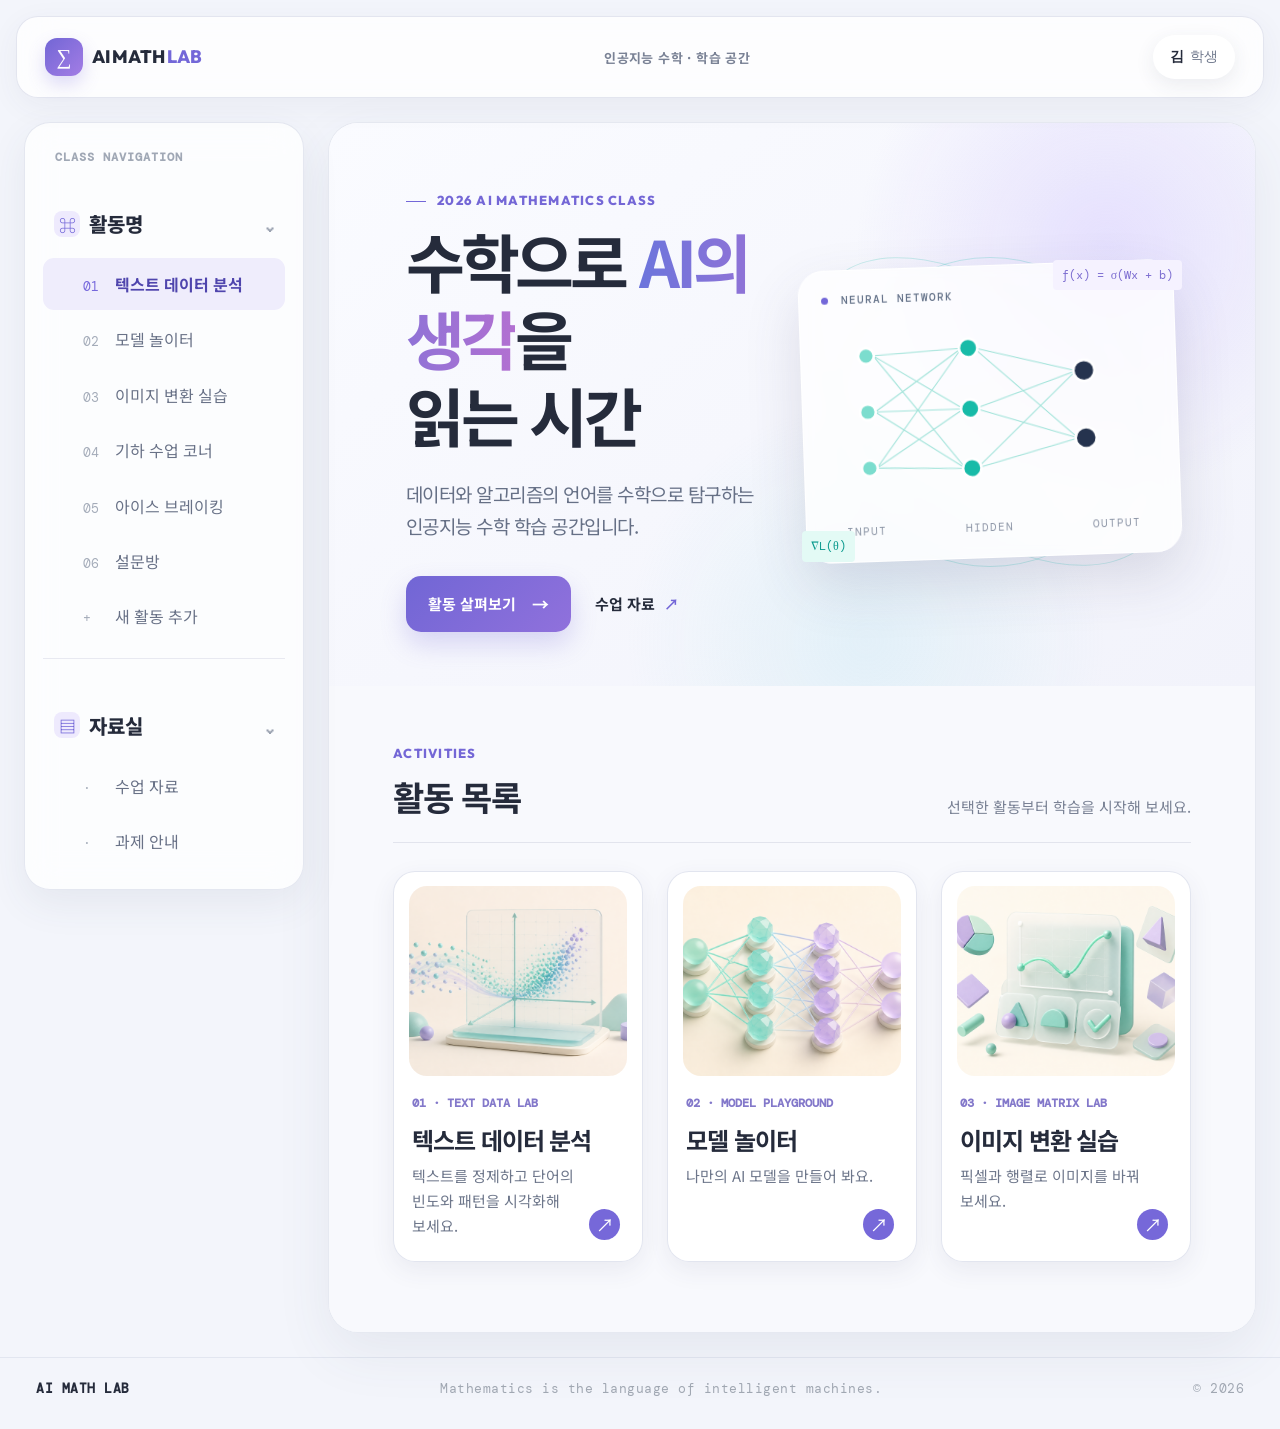
<file: index.html>
<!doctype html>
<html lang="ko">
  <head>
    <meta charset="UTF-8" />
    <meta name="viewport" content="width=device-width, initial-scale=1.0" />
    <meta name="description" content="인공지능 수학 수업을 위한 학습 대시보드" />
    <title>AI MATH LAB | 인공지능 수학</title>
    <link rel="preconnect" href="https://fonts.googleapis.com" />
    <link rel="preconnect" href="https://fonts.gstatic.com" crossorigin />
    <link href="https://fonts.googleapis.com/css2?family=DM+Mono:wght@400;500&family=Noto+Sans+KR:wght@400;500;600;700;800&family=Outfit:wght@600;700;800&display=swap" rel="stylesheet" />
    <link rel="stylesheet" href="./styles.css" />
    <link rel="stylesheet" href="./theme.css?v=1" />
    <link rel="stylesheet" href="./refinement.css?v=6" />
  </head>
  <body>
    <header class="topbar">
      <a class="brand" href="#home" aria-label="AI MATH LAB 홈"><span class="brand-mark">∑</span><span>AI MATH <em>LAB</em></span></a>
      <p class="header-title">인공지능 수학 · 학습 공간</p>
      <button class="profile-button" type="button" aria-label="내 프로필 열기">김 <span>학생</span></button>
    </header>

    <div class="app-shell" id="home">
      <aside class="sidebar" aria-label="수업 탐색 메뉴">
        <p class="sidebar-label">CLASS NAVIGATION</p>
        <nav>
          <section class="nav-group">
            <a class="nav-parent open" href="#activities"><span class="nav-symbol">⌘</span>활동명 <span class="chevron">⌄</span></a>
            <ul class="nav-list">
              <li><a class="active" href="./tools/text-analysis/"><span>01</span> 텍스트 데이터 분석</a></li>
              <li><a href="#model-lab"><span>02</span> 모델 놀이터</a></li>
              <li><a href="./tools/image-transform/"><span>03</span> 이미지 변환 실습</a></li>
              <li><a href="./tools/geometry/"><span>04</span> 기하 수업 코너</a></li>
              <li><a href="./tools/icebreaking/"><span>05</span> 아이스 브레이킹</a></li>
              <li><a href="./tools/survey/"><span>06</span> 설문방</a></li>
              <li><a href="#coming-soon"><span>+</span> 새 활동 추가</a></li>
            </ul>
          </section>
          <section class="nav-group">
            <a class="nav-parent open" href="#archive"><span class="nav-symbol">▤</span>자료실 <span class="chevron">⌄</span></a>
            <ul class="nav-list">
              <li><a href="#lesson-files"><span>·</span> 수업 자료</a></li>
              <li><a href="#assignments"><span>·</span> 과제 안내</a></li>
              <li><a href="#records"><span>·</span> 학습 기록</a></li>
            </ul>
          </section>
        </nav>
        <div class="sidebar-tip"><span>✦</span><p><b>새로운 수업 도구</b><br />이곳에 계속 추가됩니다.</p></div>
      </aside>

      <main>
        <section class="hero">
          <div class="hero-copy">
            <p class="eyebrow"><span></span> 2026 AI MATHEMATICS CLASS</p>
            <h1>수학으로 <strong>AI의 생각</strong>을<br />읽는 시간</h1>
            <p class="hero-description">데이터와 알고리즘의 언어를 수학으로 탐구하는<br />인공지능 수학 학습 공간입니다.</p>
            <div class="hero-actions"><a class="primary-button" href="#activities">활동 살펴보기 <span>→</span></a><a class="text-button" href="#archive">수업 자료 <span>↗</span></a></div>
          </div>
          <div class="hero-visual" aria-label="인공지능 신경망을 표현한 그래픽">
            <div class="orbit orbit-a"></div><div class="orbit orbit-b"></div><div class="equation eq-one">f(x) = σ(Wx + b)</div><div class="equation eq-two">∇L(θ)</div>
            <div class="neural-card"><div class="card-title"><span class="status-dot"></span> NEURAL NETWORK</div><svg viewBox="0 0 500 280" role="img" aria-label="연결된 신경망 노드"><g class="connections"><path d="M76 55 L210 48 M76 55 L210 140 M76 55 L210 230 M76 140 L210 48 M76 140 L210 140 M76 140 L210 230 M76 225 L210 48 M76 225 L210 140 M76 225 L210 230 M228 48 L382 88 M228 48 L382 190 M228 140 L382 88 M228 140 L382 190 M228 230 L382 88 M228 230 L382 190" /></g><g class="node-group input"><circle cx="65" cy="55" r="12" /><circle cx="65" cy="140" r="12" /><circle cx="65" cy="225" r="12" /></g><g class="node-group hidden"><circle cx="220" cy="48" r="14" /><circle cx="220" cy="140" r="14" /><circle cx="220" cy="230" r="14" /></g><g class="node-group output"><circle cx="394" cy="88" r="16" /><circle cx="394" cy="190" r="16" /></g></svg><div class="network-labels"><span>INPUT</span><span>HIDDEN</span><span>OUTPUT</span></div></div>
          </div>
        </section>

        <section class="content-section" id="activities">
          <div class="section-heading"><div><p class="eyebrow">ACTIVITIES</p><h2>활동 목록</h2></div><p>선택한 활동부터 학습을 시작해 보세요.</p></div>
          <div class="activity-grid">
            <a class="activity-card featured" id="data-lab" href="./tools/text-analysis/"><div class="card-image"><img src="./assets/activities/data-explorer.png" alt="텍스트 데이터를 분석하는 과정을 표현한 3D 일러스트" /></div><span class="activity-index">01 · TEXT DATA LAB</span><h3>텍스트 데이터 분석</h3><p>텍스트를 정제하고 단어의 빈도와 패턴을 시각화해 보세요.</p><span class="card-arrow">↗</span></a>
            <a class="activity-card" id="model-lab" href="#model-lab"><div class="card-image"><img src="./assets/activities/model-playground.png" alt="AI 모델을 표현한 3D 일러스트" /></div><span class="activity-index">02 · MODEL PLAYGROUND</span><h3>모델 놀이터</h3><p>나만의 AI 모델을 만들어 봐요.</p><span class="card-arrow">↗</span></a>
            <a class="activity-card" id="quiz" href="./tools/image-transform/"><div class="card-image"><img src="./assets/activities/concept-quiz.png" alt="이미지 행렬 변환을 표현한 3D 일러스트" /></div><span class="activity-index">03 · IMAGE MATRIX LAB</span><h3>이미지 변환 실습</h3><p>픽셀과 행렬로 이미지를 바꿔 보세요.</p><span class="card-arrow">↗</span></a>
          </div>
        </section>
      </main>
    </div>
    <footer><span>AI MATH LAB</span><p>Mathematics is the language of intelligent machines.</p><span>© 2026</span></footer>
    <script src="./script.js"></script>
  </body>
</html>
</file>
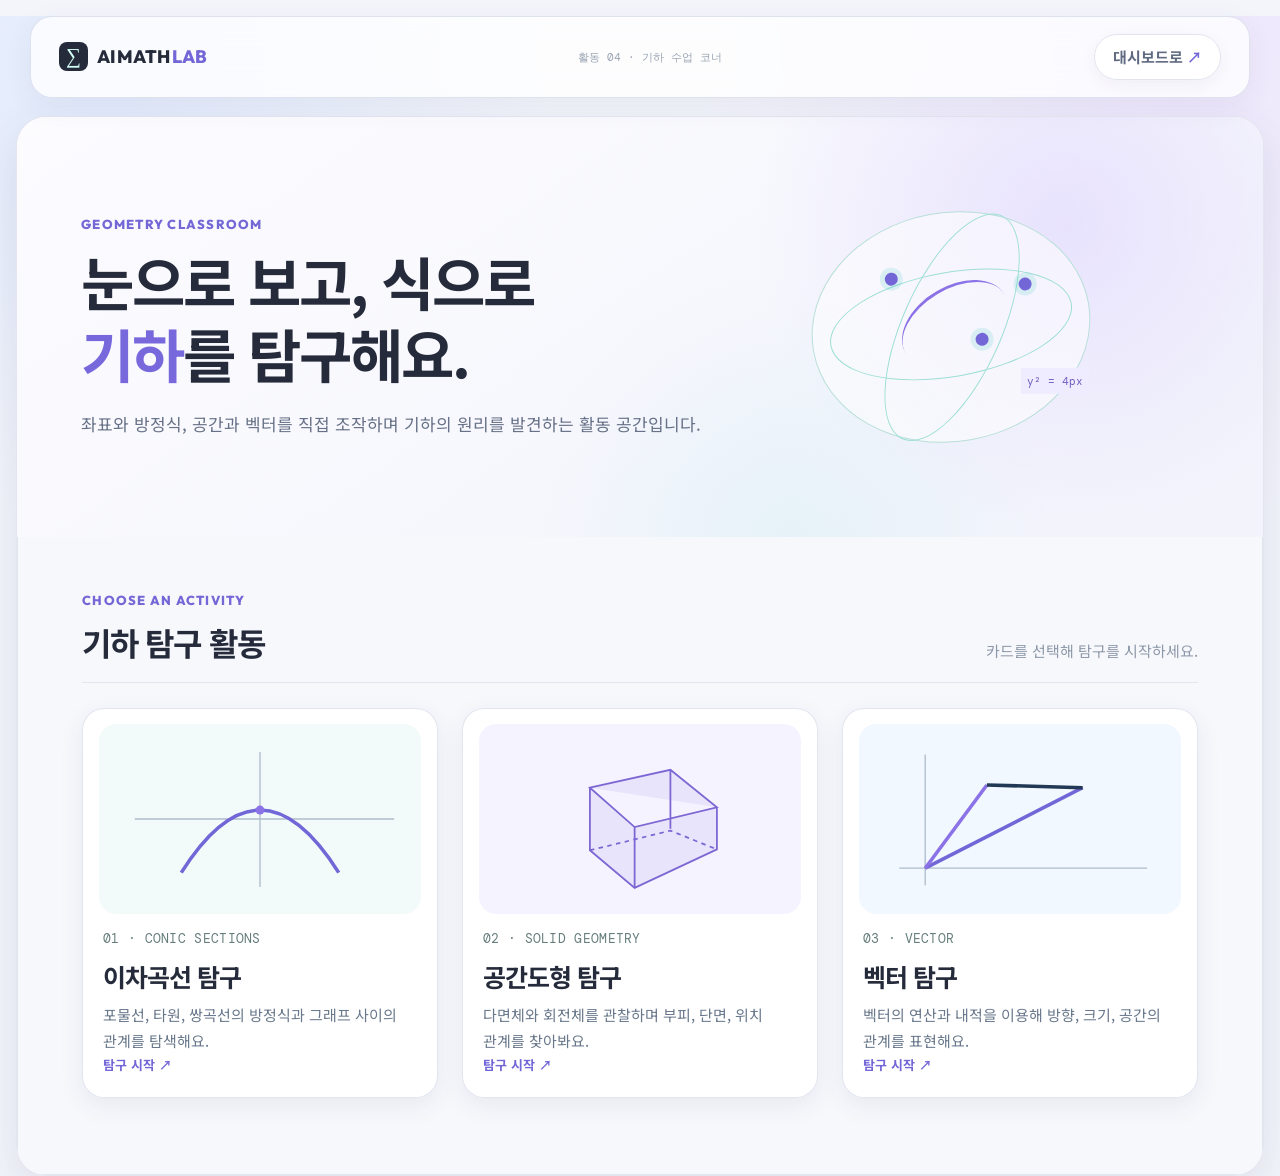
<file: tools/geometry/index.html>
<!doctype html>
<html lang="ko">
  <head>
    <meta charset="UTF-8" />
    <meta name="viewport" content="width=device-width, initial-scale=1.0" />
    <title>기하 수업 코너 | AI MATH LAB</title>
    <link rel="preconnect" href="https://fonts.googleapis.com" />
    <link rel="preconnect" href="https://fonts.gstatic.com" crossorigin />
    <link href="https://fonts.googleapis.com/css2?family=DM+Mono:wght@400;500&family=Noto+Sans+KR:wght@400;500;600;700;800&family=Outfit:wght@600;700;800&display=swap" rel="stylesheet" />
    <link rel="stylesheet" href="./styles.css" />
    <link rel="stylesheet" href="./refinement.css" />
    <link rel="stylesheet" href="../../theme.css?v=1" />
  </head>
  <body>
    <header><a class="brand" href="../../index.html"><b>∑</b> AI MATH <em>LAB</em></a><p>활동 04 · 기하 수업 코너</p><a class="back" href="../../index.html">대시보드로 <i>↗</i></a></header>
    <main>
      <section class="hero"><div><p class="eyebrow">GEOMETRY CLASSROOM</p><h1>눈으로 보고, 식으로<br /><strong>기하</strong>를 탐구해요.</h1><p>좌표와 방정식, 공간과 벡터를 직접 조작하며 기하의 원리를 발견하는 활동 공간입니다.</p></div><div class="geometry-art"><span class="orbit one"></span><span class="orbit two"></span><span class="point a"></span><span class="point b"></span><span class="point c"></span><span class="curve"></span><small>y² = 4px</small></div></section>
      <section class="activities"><div class="section-head"><div><p class="eyebrow">CHOOSE AN ACTIVITY</p><h2>기하 탐구 활동</h2></div><p>카드를 선택해 탐구를 시작하세요.</p></div><div class="card-grid">
        <a class="activity conic" href="./conics/"><div class="visual"><svg viewBox="0 0 360 180" aria-hidden="true"><path class="axis" d="M40 90H330M180 15V166"/><path class="curve" d="M92 150Q180 10 268 150"/><circle cx="180" cy="80" r="5"/></svg></div><span>01 · CONIC SECTIONS</span><h3>이차곡선 탐구</h3><p>포물선, 타원, 쌍곡선의 방정식과 그래프 사이의 관계를 탐색해요.</p><b>탐구 시작 ↗</b></a>
        <a class="activity solid" href="#solid"><div class="visual"><svg viewBox="0 0 360 180" aria-hidden="true"><path d="M124 55 214 35 266 77 174 99Z M124 55v70l50 42 92-43V77 M174 99v68 M214 35v66"/><path class="dash" d="M124 125 214 103 266 124"/></svg></div><span>02 · SOLID GEOMETRY</span><h3>공간도형 탐구</h3><p>다면체와 회전체를 관찰하며 부피, 단면, 위치 관계를 찾아봐요.</p><b>탐구 시작 ↗</b></a>
        <a class="activity vector" href="#vector"><div class="visual"><svg viewBox="0 0 360 180" aria-hidden="true"><path class="axis" d="M45 145H322M74 164V18"/><path class="arrow mint" d="M74 145 250 55"/><path class="arrow purple" d="M74 145 143 52"/><path class="arrow navy" d="M143 52 250 55"/></svg></div><span>03 · VECTOR</span><h3>벡터 탐구</h3><p>벡터의 연산과 내적을 이용해 방향, 크기, 공간의 관계를 표현해요.</p><b>탐구 시작 ↗</b></a>
      </div></section>
    </main>
  </body>
</html>
</file>
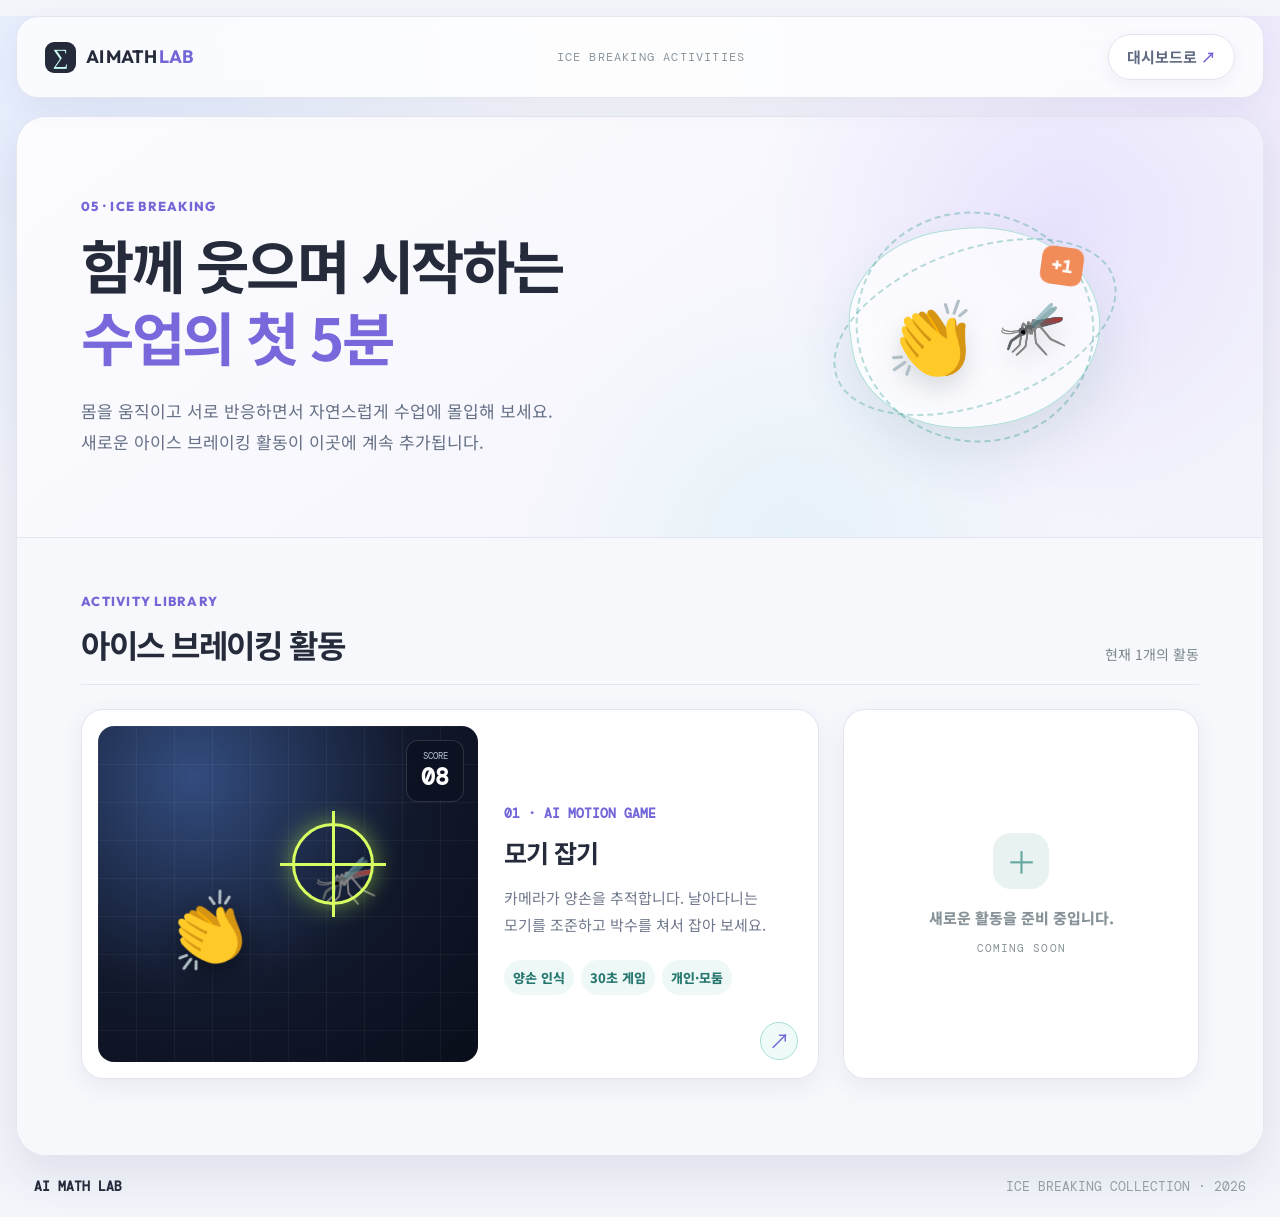
<file: tools/icebreaking/index.html>
<!doctype html>
<html lang="ko">
  <head>
    <meta charset="UTF-8" />
    <meta name="viewport" content="width=device-width, initial-scale=1.0" />
    <meta name="description" content="수업의 긴장을 풀고 참여를 여는 아이스 브레이킹 활동 모음" />
    <title>아이스 브레이킹 | AI MATH LAB</title>
    <link rel="preconnect" href="https://fonts.googleapis.com" />
    <link rel="preconnect" href="https://fonts.gstatic.com" crossorigin />
    <link href="https://fonts.googleapis.com/css2?family=DM+Mono:wght@400;500&family=Noto+Sans+KR:wght@400;500;600;700;800&family=Outfit:wght@600;700;800&display=swap" rel="stylesheet" />
    <link rel="stylesheet" href="./styles.css?v=1" />
    <link rel="stylesheet" href="../../theme.css?v=1" />
  </head>
  <body>
    <header class="topbar">
      <a class="brand" href="../../"><span>∑</span><b>AI MATH <em>LAB</em></b></a>
      <p>ICE BREAKING ACTIVITIES</p>
      <a class="back" href="../../">대시보드로 <span>↗</span></a>
    </header>
    <main>
      <section class="hero">
        <div><p class="eyebrow">05 · ICE BREAKING</p><h1>함께 웃으며 시작하는<br /><strong>수업의 첫 5분</strong></h1><p>몸을 움직이고 서로 반응하면서 자연스럽게 수업에 몰입해 보세요.<br />새로운 아이스 브레이킹 활동이 이곳에 계속 추가됩니다.</p></div>
        <div class="hero-art" aria-hidden="true"><span class="clap">👏</span><span class="bug">🦟</span><i class="orbit one"></i><i class="orbit two"></i><b>+1</b></div>
      </section>
      <section class="activities">
        <div class="section-title"><div><p class="eyebrow">ACTIVITY LIBRARY</p><h2>아이스 브레이킹 활동</h2></div><span>현재 1개의 활동</span></div>
        <div class="activity-grid">
          <a class="activity-card" href="./mosquito-clap/">
            <div class="preview"><div class="camera-grid"></div><span class="hand left">👏</span><span class="mosquito">🦟</span><span class="target"></span><div class="score"><small>SCORE</small><b>08</b></div></div>
            <div class="card-copy"><p class="index">01 · AI MOTION GAME</p><h3>모기 잡기</h3><p>카메라가 양손을 추적합니다. 날아다니는 모기를 조준하고 박수를 쳐서 잡아 보세요.</p><div class="tags"><span>양손 인식</span><span>30초 게임</span><span>개인·모둠</span></div></div><span class="arrow">↗</span>
          </a>
          <div class="activity-card upcoming" aria-label="추후 추가될 아이스 브레이킹 활동"><div class="plus">＋</div><p>새로운 활동을 준비 중입니다.</p><span>COMING SOON</span></div>
        </div>
      </section>
    </main>
    <footer><b>AI MATH LAB</b><span>ICE BREAKING COLLECTION · 2026</span></footer>
  </body>
</html>
</file>
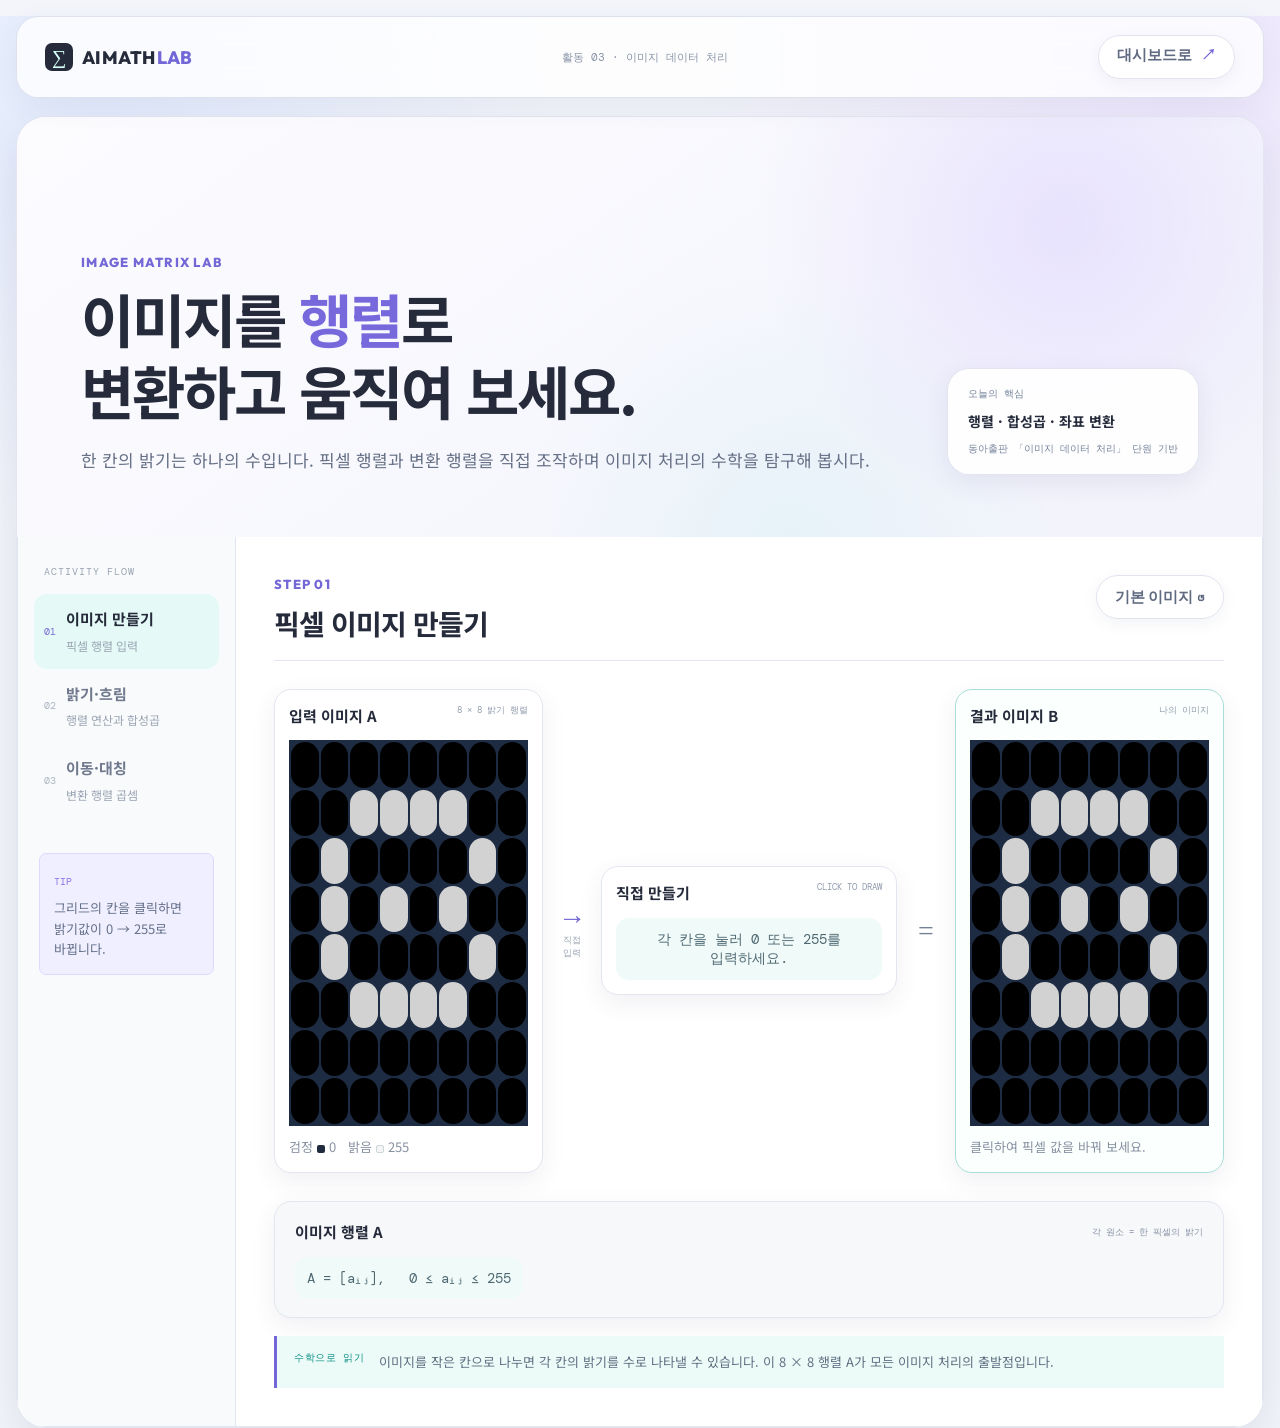
<file: tools/image-transform/index.html>
<!doctype html>
<html lang="ko">
  <head>
    <meta charset="UTF-8" />
    <meta name="viewport" content="width=device-width, initial-scale=1.0" />
    <title>이미지 행렬 실습 | AI MATH LAB</title>
    <link rel="preconnect" href="https://fonts.googleapis.com" />
    <link rel="preconnect" href="https://fonts.gstatic.com" crossorigin />
    <link href="https://fonts.googleapis.com/css2?family=DM+Mono:wght@400;500&family=Noto+Sans+KR:wght@400;500;600;700;800&family=Outfit:wght@600;700;800&display=swap" rel="stylesheet" />
    <link rel="stylesheet" href="./styles.css" />
    <link rel="stylesheet" href="../../theme.css?v=1" />
  </head>
  <body>
    <header><a href="../../index.html" class="brand"><b>∑</b> AI MATH <em>LAB</em></a><span>활동 03 · 이미지 데이터 처리</span><a class="exit" href="../../index.html">대시보드로 <i>↗</i></a></header>
    <main>
      <section class="intro"><div><p class="eyebrow">IMAGE MATRIX LAB</p><h1>이미지를 <strong>행렬</strong>로<br />변환하고 움직여 보세요.</h1><p>한 칸의 밝기는 하나의 수입니다. 픽셀 행렬과 변환 행렬을 직접 조작하며 이미지 처리의 수학을 탐구해 봅시다.</p></div><div class="goal"><span>오늘의 핵심</span><b>행렬 · 합성곱 · 좌표 변환</b><small>동아출판 「이미지 데이터 처리」 단원 기반</small></div></section>
      <section class="workbench">
        <aside class="steps"><p>ACTIVITY FLOW</p><button class="step active" data-step="draw"><b>01</b><span>이미지 만들기<small>픽셀 행렬 입력</small></span></button><button class="step" data-step="light"><b>02</b><span>밝기·흐림<small>행렬 연산과 합성곱</small></span></button><button class="step" data-step="move"><b>03</b><span>이동·대칭<small>변환 행렬 곱셈</small></span></button><div class="hint"><b>TIP</b><p>그리드의 칸을 클릭하면 밝기값이 0 → 255로 바뀝니다.</p></div></aside>
        <div class="lab">
          <div class="lab-head"><div><p class="eyebrow">STEP <span id="step-number">01</span></p><h2 id="step-title">픽셀 이미지 만들기</h2></div><button id="reset" class="subtle">기본 이미지 ↺</button></div>
          <div class="stage">
            <section class="image-panel"><div class="panel-label"><span>입력 이미지 A</span><small>8 × 8 밝기 행렬</small></div><div id="source-grid" class="pixel-grid" aria-label="입력 이미지 그리드"></div><p class="grid-note">검정 <i></i> 0 &nbsp; 밝음 <i class="bright"></i> 255</p></section>
            <div class="operator"><span id="operator-symbol">+</span><small id="operator-note">밝기값</small></div>
            <section id="operator-panel" class="operator-panel"><div class="panel-label"><span>밝기 조절</span><small>상수 덧셈</small></div><label>밝기값 <output id="brightness-value">40</output><input id="brightness" type="range" min="-150" max="150" value="40" /></label><p class="formula">B = clip(A + <b id="constant-view">40</b>)</p></section>
            <div class="operator equals">=</div>
            <section class="image-panel result"><div class="panel-label"><span>결과 이미지 B</span><small id="result-label">밝기 변환</small></div><div id="result-grid" class="pixel-grid" aria-label="결과 이미지 그리드"></div><p class="grid-note" id="result-note">각 원소에 같은 수를 더합니다.</p></section>
          </div>
          <div id="matrix-zone" class="matrix-zone"></div>
          <div class="explain"><span>수학으로 읽기</span><p id="explanation">이미지는 각 칸의 밝기를 원소로 하는 8 × 8 행렬입니다. 모든 원소에 같은 수를 더하면 전체 이미지가 밝아집니다.</p></div>
        </div>
      </section>
    </main>
    <script src="./script.js"></script>
  </body>
</html>
</file>
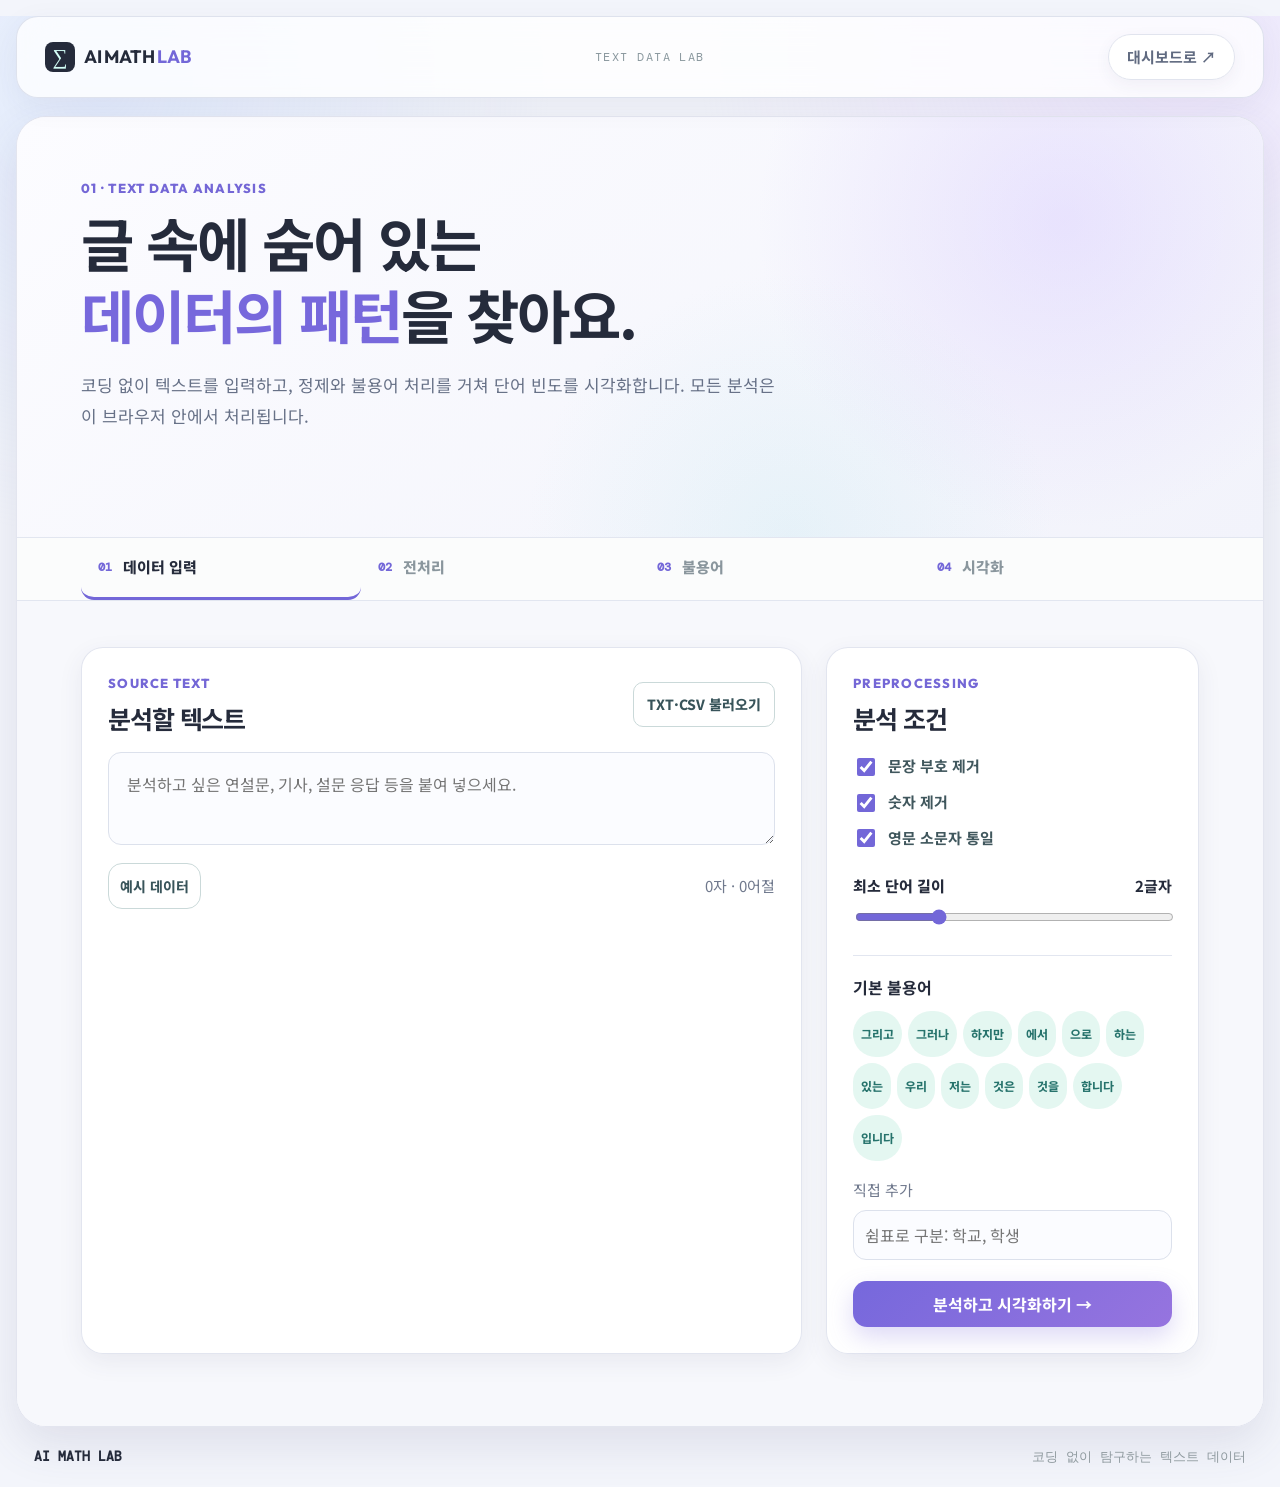
<file: tools/text-analysis/index.html>
<!doctype html><html lang="ko"><head><meta charset="UTF-8"><meta name="viewport" content="width=device-width,initial-scale=1"><title>텍스트 데이터 분석 | AI MATH LAB</title><link rel="preconnect" href="https://fonts.googleapis.com"><link rel="preconnect" href="https://fonts.gstatic.com" crossorigin><link href="https://fonts.googleapis.com/css2?family=DM+Mono:wght@400;500&family=Noto+Sans+KR:wght@400;500;600;700;800&family=Outfit:wght@600;700;800&display=swap" rel="stylesheet"><link rel="stylesheet" href="./styles.css?v=1"><link rel="stylesheet" href="../../theme.css?v=1"></head><body>
<header><a class="brand" href="../../"><i>∑</i><b>AI MATH <em>LAB</em></b></a><span>TEXT DATA LAB</span><a class="back" href="../../">대시보드로 ↗</a></header>
<main><section class="intro"><p class="eyebrow">01 · TEXT DATA ANALYSIS</p><h1>글 속에 숨어 있는<br><strong>데이터의 패턴</strong>을 찾아요.</h1><p>코딩 없이 텍스트를 입력하고, 정제와 불용어 처리를 거쳐 단어 빈도를 시각화합니다. 모든 분석은 이 브라우저 안에서 처리됩니다.</p></section>
<nav class="steps" aria-label="분석 단계"><button class="active" data-step="1"><b>01</b><span>데이터 입력</span></button><button data-step="2"><b>02</b><span>전처리</span></button><button data-step="3"><b>03</b><span>불용어</span></button><button data-step="4"><b>04</b><span>시각화</span></button></nav>
<section class="workspace">
<article class="panel input-panel"><div class="panel-head"><div><p class="eyebrow">SOURCE TEXT</p><h2>분석할 텍스트</h2></div><label class="file">TXT·CSV 불러오기<input id="file" type="file" accept=".txt,.csv,text/plain,text/csv"></label></div><textarea id="source" spellcheck="false" placeholder="분석하고 싶은 연설문, 기사, 설문 응답 등을 붙여 넣으세요."></textarea><div class="source-actions"><button id="sample">예시 데이터</button><span id="source-count">0자 · 0어절</span></div></article>
<aside class="panel controls"><p class="eyebrow">PREPROCESSING</p><h2>분석 조건</h2><label class="check"><input id="punct" type="checkbox" checked><span>문장 부호 제거</span></label><label class="check"><input id="number" type="checkbox" checked><span>숫자 제거</span></label><label class="check"><input id="lower" type="checkbox" checked><span>영문 소문자 통일</span></label><label class="range"><span>최소 단어 길이 <b id="length-value">2글자</b></span><input id="min-length" type="range" min="1" max="5" value="2"></label><div class="stop"><b>기본 불용어</b><div id="stop-chips"></div><label>직접 추가<input id="custom-stop" placeholder="쉼표로 구분: 학교, 학생"></label></div><button class="analyze" id="analyze">분석하고 시각화하기 →</button></aside>
</section>
<section class="results" id="results" hidden><div class="result-head"><div><p class="eyebrow">ANALYSIS RESULT</p><h2>단어 빈도 분석 결과</h2></div><div class="metrics"><span>전체 어절 <b id="total">0</b></span><span>분석 단어 <b id="valid">0</b></span><span>고유 단어 <b id="unique">0</b></span></div></div><div class="result-grid"><article class="viz"><div class="viz-head"><h3>상위 단어 막대그래프</h3><select id="top-n"><option value="10">상위 10개</option><option value="15">상위 15개</option><option value="20">상위 20개</option></select></div><div id="bars" class="bars"></div></article><article class="viz"><div class="viz-head"><h3>워드클라우드</h3><button id="shuffle">배치 바꾸기</button></div><div id="cloud" class="cloud"></div></article></div><article class="table-card"><div class="viz-head"><h3>단어 빈도표</h3><button id="download">CSV 저장</button></div><div class="table-wrap"><table><thead><tr><th>순위</th><th>단어</th><th>빈도</th><th>상대도수</th></tr></thead><tbody id="freq-body"></tbody></table></div></article></section>
</main><footer><b>AI MATH LAB</b><span>코딩 없이 탐구하는 텍스트 데이터</span></footer><script src="./script.js?v=1"></script></body></html>
</file>
<file: styles.css>
:root { --ink:#172139; --muted:#758095; --teal:#08b9a8; --paper:#fbfaf7; --line:#e6e9ee; --violet:#8267dc; }
* { box-sizing:border-box; }
html { scroll-behavior:smooth; overflow-x:hidden; }
body { margin:0; background:var(--paper); color:var(--ink); font-family:'Nanum Gothic',sans-serif; overflow-x:hidden; }
.topbar { height:78px; max-width:1300px; margin:auto; padding:0 34px; border-bottom:1px solid var(--line); display:flex; align-items:center; justify-content:space-between; }
.brand { display:flex; align-items:center; gap:9px; color:var(--ink); text-decoration:none; font-size:16px; font-weight:800; letter-spacing:.8px; }.brand em { color:var(--teal); font-style:normal; }.brand-mark { display:grid; place-items:center; width:29px; height:29px; background:var(--ink); color:#d6fff8; border-radius:8px; font:21px Georgia; }
.header-title { color:#9aa3b1; font:11px 'DM Mono'; letter-spacing:.4px; }.profile-button { border:1px solid #d7dce3; background:#fff; border-radius:22px; padding:8px 13px; color:var(--ink); font:700 12px 'Nanum Gothic'; }.profile-button span { color:var(--muted); font-weight:400; margin-left:3px; }
.app-shell { max-width:1300px; margin:auto; display:grid; grid-template-columns:248px minmax(0,1fr); min-height:calc(100vh - 78px); }.sidebar { border-right:1px solid var(--line); padding:37px 20px 28px; background:rgba(255,255,255,.42); }.sidebar-label { margin:0 0 20px 9px; color:#a0a8b5; font:10px 'DM Mono'; letter-spacing:1px; }.nav-group { margin-bottom:28px; }.nav-parent { display:flex; align-items:center; gap:9px; padding:10px 9px; color:var(--ink); text-decoration:none; font-size:14px; font-weight:800; }.nav-symbol { display:grid; place-items:center; width:20px; height:20px; color:var(--teal); background:#e5faf6; border-radius:5px; font-size:13px; }.chevron { color:#9ba3b1; margin-left:auto; }.nav-list { list-style:none; margin:4px 0 0; padding:0; }.nav-list a { display:block; padding:9px 10px 9px 38px; color:var(--muted); border-radius:5px; text-decoration:none; font-size:12px; }.nav-list a span { display:inline-block; width:22px; color:#a4acb9; font:10px 'DM Mono'; }.nav-list a:hover,.nav-list a.active { color:var(--ink); background:#e7faf6; font-weight:700; }.nav-list a.active span { color:var(--teal); }.sidebar-tip { display:flex; gap:9px; margin:50px 4px 0; padding:14px 11px; color:#607084; background:#f0f5ff; border-radius:8px; }.sidebar-tip span { color:#7a65d3; }.sidebar-tip p { margin:0; font-size:10px; line-height:1.7; }.sidebar-tip b { color:var(--ink); }
main { min-width:0; }.hero { display:grid; grid-template-columns:1fr .95fr; align-items:center; min-height:460px; padding:52px 58px 35px; background:radial-gradient(circle at 80% 35%,rgba(167,244,232,.30),transparent 34%),radial-gradient(circle at 18% 100%,rgba(220,211,255,.23),transparent 30%); }.eyebrow { margin:0 0 13px; color:var(--teal); font:500 10px 'DM Mono'; letter-spacing:1px; }.hero .eyebrow span { display:inline-block; width:20px; height:1px; margin-right:8px; vertical-align:middle; background:var(--teal); }.hero h1 { margin:0; font-size:41px; line-height:1.37; letter-spacing:-2.5px; }.hero h1 strong { color:var(--teal); }.hero-description { margin:20px 0 28px; color:var(--muted); font-size:13px; line-height:1.9; }.hero-actions { display:flex; align-items:center; gap:20px; }.primary-button { padding:14px 17px; color:#fff; background:var(--ink); border-radius:4px; text-decoration:none; font-size:12px; font-weight:bold; }.primary-button span { color:#88ecdf; font-size:17px; margin-left:16px; }.text-button { color:var(--ink); text-decoration:none; font-size:12px; font-weight:bold; }.text-button span { color:var(--teal); margin-left:5px; }.hero-visual { position:relative; display:grid; place-items:center; height:340px; }.neural-card { width:min(100%,370px); padding:19px 20px 14px; background:rgba(255,255,255,.78); border:1px solid #fff; border-radius:16px; box-shadow:0 18px 38px rgba(42,75,91,.14); backdrop-filter:blur(8px); transform:rotate(-2deg); }.card-title { color:#637188; font:500 9px 'DM Mono'; letter-spacing:1px; }.status-dot { display:inline-block; width:7px; height:7px; margin-right:5px; background:var(--teal); border-radius:50%; }.neural-card svg { width:100%; height:212px; }.connections { fill:none; stroke:#a1e3d9; stroke-width:1.6; }.node-group circle { stroke:#fff; stroke-width:4; }.input circle { fill:#7cddce; }.hidden circle { fill:#18bba8; }.output circle { fill:#25334e; }.network-labels { display:flex; justify-content:space-between; padding:0 18px 1px; color:#8b94a5; font:8px 'DM Mono'; letter-spacing:1px; }.orbit { position:absolute; z-index:0; border:1px solid rgba(4,185,167,.2); border-radius:50%; }.orbit-a { width:310px; height:310px; }.orbit-b { width:410px; height:225px; transform:rotate(38deg); }.equation { position:absolute; z-index:1; padding:7px 9px; border-radius:4px; color:#7d6ed1; background:#f5f2ff; font:12px 'DM Mono'; }.eq-one { top:28px; right:-4px; }.eq-two { bottom:30px; left:0; color:#09998d; background:#e3faf5; }
.content-section,.archive-section { padding:53px 58px; }.content-section { background:#fff; border-top:1px solid var(--line); }.section-heading { display:flex; align-items:end; justify-content:space-between; margin-bottom:23px; }.section-heading h2 { margin:0; font-size:23px; letter-spacing:-1.2px; }.section-heading > p { margin:0; color:#9099a8; font-size:11px; }.activity-grid { display:grid; grid-template-columns:1.35fr 1fr 1fr; gap:15px; }.activity-card { position:relative; min-height:218px; overflow:hidden; padding:21px; color:var(--ink); background:#fff; border:1px solid var(--line); border-radius:8px; text-decoration:none; transition:transform .2s,box-shadow .2s; }.activity-card:hover { transform:translateY(-4px); box-shadow:0 13px 25px rgba(26,38,63,.1); }.activity-card.featured { background:#dff9f4; border-color:#d2f1eb; }.activity-index { color:#9da7b5; font:10px 'DM Mono'; }.activity-card h3 { margin:62px 0 8px; font-size:16px; }.activity-card p { margin:0; color:#778397; font-size:11px; line-height:1.6; }.card-arrow { position:absolute; right:20px; bottom:17px; color:var(--teal); font-size:18px; }.dots { position:absolute; top:30px; right:24px; width:88px; height:70px; }.dots i { position:absolute; width:10px; height:10px; border-radius:50%; background:#10bfae; }.dots i:nth-child(1){left:8px;top:8px}.dots i:nth-child(2){left:40px;top:3px}.dots i:nth-child(3){left:72px;top:15px}.dots i:nth-child(4){left:22px;top:32px}.dots i:nth-child(5){left:57px;top:36px}.dots i:nth-child(6){left:1px;top:60px}.dots i:nth-child(7){left:39px;top:59px}.matrix { position:absolute; top:30px; right:22px; padding:9px; color:#7e65d1; background:#f3efff; font:14px/1.9 'DM Mono'; letter-spacing:2px; }.graph { position:absolute; top:38px; right:23px; width:95px; height:66px; border-bottom:1px solid #9da6b6; border-left:1px solid #9da6b6; }.graph:after { content:''; position:absolute; top:27px; width:91px; height:45px; border-top:2px solid var(--teal); transform:skewY(-25deg) rotate(-12deg); }.graph span { position:absolute; z-index:1; width:7px; height:7px; background:#8068d8; border-radius:50%; }.graph span:nth-child(1){left:20px;bottom:15px}.graph span:nth-child(2){left:53px;bottom:34px}.graph span:nth-child(3){right:7px;top:4px}
.archive-section { border-top:1px solid var(--line); }.archive-list { display:grid; grid-template-columns:repeat(3,1fr); gap:13px; }.archive-list a { display:flex; align-items:center; gap:11px; padding:16px; color:var(--ink); background:#fff; border:1px solid var(--line); border-radius:7px; text-decoration:none; font-size:16px; }.archive-list a > span:last-child { margin-left:auto; color:var(--teal); }.file-icon { display:grid; place-items:center; width:31px; height:31px; color:#049989; background:#ddf8f2; border-radius:7px; font-size:16px; }.file-icon.violet { color:#7259c7; background:#eee9ff; }.file-icon.yellow { color:#c88a18; background:#fff4d7; }.archive-list b,.archive-list small { display:block; }.archive-list b { font-size:11px; }.archive-list small { margin-top:5px; color:#8a94a5; font-size:9px; }.archive-list a:hover { border-color:#9cded5; } footer { display:flex; justify-content:space-between; max-width:1300px; margin:auto; padding:20px 34px; color:#a0a7b2; border-top:1px solid var(--line); font:10px 'DM Mono'; letter-spacing:.5px; } footer span:first-child { color:var(--ink); font-weight:bold; } footer p { margin:0; }
@media (max-width:850px) { .header-title { display:none; }.app-shell { grid-template-columns:1fr; }.sidebar { border-right:0; border-bottom:1px solid var(--line); padding:20px; }.sidebar nav { display:grid; grid-template-columns:1fr 1fr; gap:12px; }.nav-group { margin:0; }.sidebar-tip { display:none; }.hero { grid-template-columns:1fr; padding:42px 28px 24px; }.hero h1 { font-size:35px; }.hero-visual { height:290px; margin-top:20px; }.neural-card { transform:scale(.85); }.content-section,.archive-section { padding:42px 28px; }.activity-grid,.archive-list { grid-template-columns:1fr; }.activity-card { min-height:180px; }.activity-card h3 { margin-top:48px; }.section-heading > p { display:none; } }
@media (max-width:500px) { .topbar { padding:0 20px; }.sidebar nav { grid-template-columns:1fr; }.hero h1 { font-size:31px; }.hero-description br { display:none; }.eq-one { right:-18px; }.eq-two { left:-12px; }.content-section,.archive-section { padding:35px 20px; } footer { padding:19px 20px; } footer p { display:none; } }
</file>
<file: theme.css>
/* AI MATH LAB shared visual system — soft, spacious, classroom-friendly */
:root {
  --ink: #252b3b;
  --muted: #70798d;
  --teal: #7367d8;
  --violet: #8b72e6;
  --paper: #f3f5fb;
  --line: #e2e6f0;
  --surface: rgba(255, 255, 255, .9);
  --surface-soft: #f8f9fd;
  --lavender: #eeeafd;
  --mint: #e4f7f1;
  --shadow-sm: 0 8px 24px rgba(62, 70, 104, .08);
  --shadow-md: 0 18px 46px rgba(72, 77, 116, .12);
  --radius-sm: 14px;
  --radius-md: 22px;
  --radius-lg: 30px;
}

html { background: var(--paper); }
body {
  color: var(--ink);
  background:
    radial-gradient(circle at 8% 5%, rgba(194, 215, 255, .34), transparent 28rem),
    radial-gradient(circle at 92% 2%, rgba(225, 202, 255, .34), transparent 30rem),
    var(--paper);
  font-family: 'Noto Sans KR', 'Pretendard', -apple-system, BlinkMacSystemFont, sans-serif;
  font-size: 16px;
  line-height: 1.65;
  word-break: keep-all;
}

button, input, textarea, select { font: inherit; }
button, a { -webkit-tap-highlight-color: transparent; }
button { cursor: pointer; }

.brand {
  font-family: 'Outfit', 'Noto Sans KR', sans-serif;
  font-size: 18px;
  font-weight: 800;
  letter-spacing: -.2px;
}

.eyebrow {
  color: #7467d6 !important;
  font: 800 13px/1.4 'Outfit', 'Noto Sans KR', sans-serif !important;
  letter-spacing: 1.25px !important;
}

h1, h2, h3, h4 {
  color: var(--ink);
  font-family: 'Noto Sans KR', sans-serif;
  letter-spacing: -.045em;
}
h1 { font-size: clamp(38px, 5vw, 62px); line-height: 1.22; }
h2 { font-size: clamp(27px, 3vw, 38px); line-height: 1.3; }
h3 { font-size: 20px; line-height: 1.4; }
h1 strong, h2 strong { color: #7768dc !important; }

header:not(.stage-top), .topbar {
  border-color: rgba(218, 222, 235, .88) !important;
  background: rgba(255, 255, 255, .78) !important;
  box-shadow: 0 8px 30px rgba(61, 69, 103, .06);
  backdrop-filter: blur(18px);
}

.back, .exit, .back-link, .ghost, .subtle {
  min-height: 44px;
  padding: 10px 18px !important;
  border: 1px solid #e1e4ee !important;
  border-radius: 999px !important;
  color: #606a80 !important;
  background: rgba(255, 255, 255, .86) !important;
  box-shadow: 0 5px 16px rgba(55, 62, 95, .06);
  font-size: 15px !important;
  font-weight: 700 !important;
  text-decoration: none;
}

button, .primary, .analyze, .play, .btn {
  min-height: 46px;
  border-radius: 14px;
  font-weight: 750;
}

.primary, .analyze, .play, .btn.primary {
  border: 0 !important;
  color: #fff !important;
  background: linear-gradient(135deg, #7668dc, #9674df) !important;
  box-shadow: 0 10px 24px rgba(118, 104, 220, .25) !important;
}

.panel, .entry, .activity, .activity-card, .math-card, .canvas-card,
.viz, .table-card, .goal, .stage-card, .room-summary, .question-card {
  border: 1px solid rgba(224, 227, 238, .92) !important;
  border-radius: var(--radius-md) !important;
  background: var(--surface) !important;
  box-shadow: var(--shadow-sm) !important;
}

input:not([type='range']):not([type='checkbox']):not([type='radio']),
textarea, select {
  min-height: 48px;
  border: 1px solid #dce1ec !important;
  border-radius: 13px !important;
  color: var(--ink);
  background: #fbfcff !important;
  font-size: 16px !important;
}
textarea { line-height: 1.7; }
label, .label, small, .hint { font-size: 14px; }

/* Shared page framing and readable type scale */
body > header, body > .topbar {
  width: min(1380px, calc(100% - 32px));
  height: 82px !important;
  margin: 16px auto 0 !important;
  padding: 0 28px !important;
  border: 1px solid rgba(224, 227, 238, .9) !important;
  border-radius: 22px;
}
body > main {
  width: min(1380px, calc(100% - 32px));
  max-width: 1380px !important;
  margin: 18px auto 0 !important;
  overflow: hidden;
  border: 1px solid rgba(224, 227, 238, .9);
  border-radius: var(--radius-lg);
  background: rgba(255, 255, 255, .78) !important;
  box-shadow: var(--shadow-md) !important;
}
.intro, body > main > .hero {
  min-height: 420px;
  padding: 62px clamp(28px, 5vw, 76px) !important;
  border: 0 !important;
  background:
    radial-gradient(circle at 84% 25%, rgba(207, 190, 255, .35), transparent 28%),
    radial-gradient(circle at 62% 100%, rgba(178, 228, 235, .22), transparent 30%),
    linear-gradient(145deg, #fcfcff, #f2f3fb) !important;
}
.intro h1, body > main > .hero h1 { font-size: clamp(42px, 5vw, 58px) !important; line-height: 1.24 !important; }
.intro > p:last-child, .intro > div > p:not(.eyebrow),
body > main > .hero p:last-child, body > main > .hero > div > p:last-child {
  color: #677187 !important;
  font-size: 17px !important;
  line-height: 1.85 !important;
}
.workspace, .activities, .home-view, .results {
  background: rgba(247, 248, 252, .94) !important;
}
.workspace, .home-view { gap: 24px !important; padding: 46px clamp(22px, 5vw, 70px) 72px !important; }
.activities, .results { padding: 54px clamp(22px, 5vw, 70px) 76px !important; }
.panel, .entry, .viz, .table-card { padding: 26px !important; }
.panel h2, .entry h2, .result-head h2, .view-head h2, .student-top h2 { font-size: 25px !important; }
.panel h3, .viz h3, .table-card h3, .result-card h3 { font-size: 19px !important; }
.panel p, .entry > p:not(.eyebrow), .section-title > p, .section-head > p { font-size: 15px; line-height: 1.75; }

/* Activity navigation */
.section-title h2, .section-head h2 { font-size: 32px !important; }
.card-grid, .activity-grid { gap: 24px !important; }
.activity { height: 390px !important; padding: 16px 20px 22px !important; }
.activity .visual { height: 190px !important; border: 0 !important; border-radius: 17px !important; }
.activity h3, .card-copy h3 { font-size: 25px !important; }
.activity p, .card-copy > p:not(.index) { font-size: 15px !important; line-height: 1.75 !important; }
.activity > b, .activity > span, .index, .tags span { font-size: 13px !important; }

/* Analysis, survey and image-lab controls */
.steps button, .step { min-height: 56px; border-radius: 13px !important; }
.steps span, .step span { font-size: 15px !important; }
.step small, .steps small { font-size: 12px !important; }
.hint p, .grid-note, .explain p { font-size: 13px !important; }
.source-actions span, .check, .range span, .stop label,
.panel-label, .operator-panel label, .matrix-title,
.student-entry label, .title-field, .bar, .bar-row, table { font-size: 15px !important; }
.file, .source-actions button, .viz-head button { font-size: 14px !important; }
.lab { padding: 38px !important; }
.lab-head h2 { font-size: 28px !important; }
.image-panel, .operator-panel, .matrix-zone { border-radius: 17px !important; box-shadow: var(--shadow-sm); }
.formula { border-radius: 13px !important; font-size: 14px !important; }
.result-card, .choice-label, .text-answers span { border-radius: 13px !important; font-size: 15px !important; }

/* Geometry exploration pages */
.lab-section { padding: 58px clamp(22px, 5vw, 70px) 74px !important; }
.section-title > p:last-child { color: #6f788d; font-size: 16px !important; line-height: 1.8; }
.curve-choice, .cone-type-buttons-v6 button, .cone-step-buttons-v5 button,
.reflection-type-v7 button, .reflection-actions-v7 button { min-height: 46px; padding: 10px 18px !important; border-radius: 13px !important; font-size: 15px !important; }
.math-card > p, .minor p, .reflection-method-v7, .cone-proof-card-v5 p { font-size: 15px !important; line-height: 1.75 !important; }
.math-card h3 { font-size: 23px !important; }

footer { font-size: 13px !important; }

@media (hover: hover) {
  .activity-card, .activity, button, .primary, .back, .exit { transition: transform .2s ease, box-shadow .2s ease, border-color .2s ease; }
  .activity-card:hover, .activity:hover { transform: translateY(-5px); box-shadow: var(--shadow-md) !important; border-color: #cfc9f3 !important; }
  button:hover, .primary:hover, .back:hover, .exit:hover { transform: translateY(-1px); }
}

@media (max-width: 700px) {
  body { font-size: 16px; }
  h1 { font-size: 36px; }
  h2 { font-size: 27px; }
  .eyebrow { font-size: 12px !important; }
  body > header, body > .topbar { width: calc(100% - 20px); height: 70px !important; margin-top: 10px !important; padding: 0 14px !important; border-radius: 18px; }
  body > main { width: calc(100% - 20px); margin-top: 10px !important; border-radius: 22px; }
  .intro, body > main > .hero { min-height: 0; padding: 42px 22px !important; }
  .intro h1, body > main > .hero h1 { font-size: 36px !important; }
  .workspace, .home-view, .activities, .results { padding: 34px 17px 50px !important; }
  .lab { padding: 24px 17px !important; }
  .lab-section { padding: 42px 17px 54px !important; }
}
</file>
<file: refinement.css>
/* Visual hierarchy refinement */
body { background:#f6f7f8; }
.topbar { background:#fff; border-bottom-color:#dce1e7; box-shadow:0 1px 0 rgba(23,33,57,.03); }
.app-shell { background:#fff; box-shadow:0 16px 45px rgba(41,55,80,.06); }
.sidebar { background:#f9fafb; border-right:1px solid #dfe4ea; box-shadow:8px 0 24px rgba(29,42,63,.025); }
.nav-group { padding:8px 0 12px; border-bottom:1px solid #e6eaee; }.nav-group:last-child { border-bottom:0; }
.nav-parent { border-radius:7px; }.nav-parent:hover { background:#eef8f6; }.nav-list a { margin:2px 0; }
.sidebar-tip { border:1px solid #dfe5f7; box-shadow:0 5px 14px rgba(71,84,126,.06); }
.hero { min-height:405px; padding:42px 58px 29px; border-bottom:1px solid #dfe5e8; background:radial-gradient(circle at 78% 31%,rgba(167,244,232,.28),transparent 31%),radial-gradient(circle at 18% 100%,rgba(220,211,255,.20),transparent 28%),#fcfcfa; }
.hero-visual { height:285px; transform:scale(.86); transform-origin:center; }.neural-card { box-shadow:0 14px 32px rgba(42,75,91,.12); }
.content-section { padding-top:45px; padding-bottom:58px; border-top:0; background:#f7f8fa; }.section-heading { padding-bottom:17px; border-bottom:1px solid #dfe4e9; }
.activity-grid { gap:19px; }.activity-card { min-height:315px; padding:12px 17px 20px; border:1px solid #d9e0e6; border-radius:10px; box-shadow:0 4px 12px rgba(29,41,60,.045); }.activity-card.featured { background:#fff; border-color:#a8ded6; box-shadow:0 8px 20px rgba(12,148,136,.10); }.activity-card:hover { border-color:#79cfc4; box-shadow:0 16px 28px rgba(26,58,65,.13); }
.card-image { height:142px; overflow:hidden; margin:0 -5px 15px; border:1px solid #e6ecec; border-radius:7px; background:#edf6f4; }.card-image img { display:block; width:100%; height:100%; object-fit:cover; }.activity-index { display:block; color:#6d827f; font-size:9px; }.activity-card h3 { margin:10px 0 7px; font-size:17px; }.activity-card p { max-width:90%; color:#69778a; }.card-arrow { width:27px; height:27px; display:grid; place-items:center; border:1px solid #b9e4de; border-radius:50%; background:#edfbf8; font-size:15px; }
@media (max-width:850px) { .hero { padding:38px 28px 20px; }.activity-card { min-height:285px; }.card-image { height:150px; } }

/* Readability and consistent activity-card sizing */
.hero-description { font-size:26px; line-height:1.7; max-width:530px; }
.nav-parent { font-size:17px; padding:12px 10px; }
.nav-symbol { width:23px; height:23px; font-size:15px; }
.nav-list a { padding:11px 10px 11px 40px; font-size:15px; }
.nav-list a span { width:26px; font-size:12px; }
.sidebar-label { font-size:11px; }
.sidebar-tip p { font-size:12px; }
.activity-grid { grid-template-columns:repeat(3, minmax(0, 1fr)); align-items:stretch; }
.activity-card { height:355px; min-height:355px; display:flex; flex-direction:column; }
.card-image { height:166px; flex:0 0 166px; }
.activity-index { font-size:11px; }
.activity-card h3 { margin-top:13px; font-size:22px; }
.activity-card p { font-size:14px; line-height:1.65; }
.card-arrow { margin-top:auto; width:31px; height:31px; font-size:18px; }
@media (max-width:850px) { .hero-description { font-size:21px; }.activity-card { height:330px; min-height:330px; }.card-image { height:170px; flex-basis:170px; } }
@media (max-width:500px) { .hero-description { font-size:19px; }.nav-parent { font-size:16px; }.nav-list a { font-size:14px; } }

/* Prominent lesson dashboard type scale */
.hero .hero-description { font-size:18px !important; line-height:1.7 !important; letter-spacing:-.5px; }
.sidebar .nav-parent { font-size:20px !important; padding:14px 11px; }
.sidebar .nav-list a { font-size:16px !important; padding:13px 10px 13px 40px; }
.sidebar .nav-list a span { font-size:13px !important; width:28px; }
.sidebar .nav-symbol { width:26px; height:26px; font-size:17px; }
@media (max-width:850px) { .hero .hero-description { font-size:18px !important; } .sidebar .nav-parent { font-size:18px !important; } .sidebar .nav-list a { font-size:16px !important; } }
@media (max-width:500px) { .hero .hero-description { font-size:17px !important; } }

/* 2026 soft classroom dashboard */
body { background:transparent; }
.topbar {
  position:sticky; top:0; z-index:20; height:84px; max-width:none; padding:0 clamp(24px,5vw,76px);
}
.brand-mark { width:38px; height:38px; border-radius:12px; color:#fff; background:linear-gradient(135deg,#7266d5,#a37de5); box-shadow:0 8px 18px rgba(116,103,216,.24); }
.header-title { color:#7a8295; font:700 13px 'Noto Sans KR',sans-serif; }
.profile-button { min-height:44px; padding:9px 17px; border:0; border-radius:999px; background:#fff; box-shadow:0 6px 20px rgba(53,61,94,.09); font-size:14px; }
.app-shell { max-width:1440px; grid-template-columns:280px minmax(0,1fr); gap:24px; padding:24px; background:transparent; box-shadow:none; }
.sidebar { position:sticky; top:108px; align-self:start; max-height:calc(100vh - 132px); overflow:auto; padding:26px 18px; border:1px solid rgba(226,229,239,.9); border-radius:26px; background:rgba(255,255,255,.76); box-shadow:0 14px 38px rgba(68,74,107,.08); backdrop-filter:blur(16px); }
.sidebar-label { margin-left:12px; font-size:12px; font-weight:700; }
.nav-group { border-bottom-color:#e8e9f1; }
.nav-parent { border-radius:13px; }
.nav-symbol { color:#7367d8; background:#eeeafd; border-radius:8px; }
.nav-list a { margin:3px 0; border-radius:11px; color:#697287; }
.nav-list a:hover,.nav-list a.active { color:#4f45ad; background:#efedfc; }
.nav-list a.active span { color:#7668dc; }
.sidebar-tip { margin-top:30px; padding:17px 15px; border:0; border-radius:16px; background:linear-gradient(135deg,#f0edff,#eaf5ff); }
main { overflow:hidden; border:1px solid rgba(226,229,239,.85); border-radius:30px; background:rgba(255,255,255,.68); box-shadow:0 20px 55px rgba(64,72,107,.08); }
.hero { min-height:520px; padding:68px clamp(36px,6vw,80px) 54px; border:0; background:radial-gradient(circle at 84% 22%,rgba(197,180,255,.34),transparent 28%),radial-gradient(circle at 58% 92%,rgba(170,225,235,.24),transparent 32%),linear-gradient(145deg,#fafbff,#f2f3fb); }
.hero h1 { font-size:clamp(43px,5vw,68px); line-height:1.2; letter-spacing:-.065em; }
.hero h1 strong { background:linear-gradient(90deg,#6c75dc,#b270d1); -webkit-background-clip:text; background-clip:text; color:transparent !important; }
.hero .hero-description { max-width:580px; margin:25px 0 34px; color:#667086; font-size:19px !important; }
.primary-button { display:inline-flex; align-items:center; min-height:52px; padding:14px 22px; border-radius:15px; background:linear-gradient(135deg,#7166d5,#9071dc); box-shadow:0 12px 26px rgba(113,102,213,.24); font-size:15px; }
.primary-button span { color:#fff; }
.text-button { padding:13px 4px; font-size:15px; }
.hero-visual { height:360px; transform:none; }
.neural-card { width:min(100%,410px); padding:22px; border-radius:26px; box-shadow:0 24px 55px rgba(66,71,112,.16); transform:rotate(-2deg); }
.card-title,.network-labels { font-size:11px; }
.content-section { padding:58px clamp(28px,5vw,66px) 70px; background:rgba(248,249,253,.78); }
.section-heading { margin-bottom:28px; padding-bottom:22px; border-bottom-color:#e2e4ed; }
.section-heading h2 { font-size:34px; }
.section-heading > p { color:#7a8295; font-size:15px; }
.activity-grid { gap:22px; }
.activity-card { height:auto; min-height:390px; padding:14px 18px 23px; border:0; border-radius:24px; background:#fff; box-shadow:0 12px 30px rgba(57,65,100,.08); }
.activity-card.featured { border:1px solid #d8d3f4; background:linear-gradient(155deg,#fff,#f5f3ff); box-shadow:0 16px 38px rgba(100,87,176,.13); }
.card-image { height:190px; flex-basis:190px; margin:0 -3px 19px; border:0; border-radius:18px; background:#edf0f9; }
.activity-index { color:#8378ca; font-size:12px; font-weight:700; }
.activity-card h3 { margin:12px 0 8px; font-size:24px; }
.activity-card p { color:#6e778b; font-size:15px; }
.card-arrow { right:22px; bottom:21px; border:0; color:#fff; background:#7668d9; }
footer { max-width:1440px; padding:22px 36px 32px; font-size:12px; }
@media (max-width:1000px) { .app-shell { grid-template-columns:1fr; }.sidebar { position:static; max-height:none; }.sidebar nav { display:grid; grid-template-columns:1fr 1fr; gap:12px; }.hero { grid-template-columns:1fr; }.hero-visual { margin-top:28px; }.activity-grid { grid-template-columns:1fr 1fr; }.activity-card:first-child { grid-column:span 2; } }
@media (max-width:700px) { .topbar { height:72px; padding:0 18px; }.app-shell { padding:12px; gap:14px; }.sidebar { padding:18px 14px; border-radius:20px; }.sidebar nav { grid-template-columns:1fr; }.sidebar .nav-parent { font-size:18px !important; }.sidebar .nav-list a { font-size:15px !important; }.hero { min-height:0; padding:46px 25px 28px; }.hero h1 { font-size:40px; }.hero-visual { height:285px; }.neural-card { transform:scale(.86) rotate(-2deg); }.content-section { padding:42px 20px 50px; }.section-heading h2 { font-size:29px; }.activity-grid { grid-template-columns:1fr; }.activity-card:first-child { grid-column:auto; }.activity-card { min-height:365px; }.card-image { height:182px; flex-basis:182px; } }
</file>
<file: tools/geometry/styles.css>
:root{--ink:#18233b;--muted:#718096;--teal:#08b9a8;--line:#dce3e9;--paper:#f7f8fa;--violet:#836bd8}*{box-sizing:border-box}body{margin:0;background:var(--paper);color:var(--ink);font-family:'Nanum Gothic',sans-serif}header,main{max-width:1220px;margin:auto}header{height:78px;padding:0 34px;display:flex;align-items:center;justify-content:space-between;background:#fff;border-bottom:1px solid var(--line)}.brand{color:var(--ink);font-size:16px;font-weight:800;letter-spacing:.8px;text-decoration:none}.brand b{display:inline-grid;place-items:center;width:29px;height:29px;margin-right:7px;background:var(--ink);border-radius:8px;color:#d5fff8;font:21px Georgia}.brand em{color:var(--teal);font-style:normal}header p{color:#9aa4b2;font:11px 'DM Mono'}.back{color:var(--ink);font-size:12px;font-weight:bold;text-decoration:none}.back i{color:var(--teal);font-style:normal}.hero{min-height:365px;padding:58px 70px;display:grid;grid-template-columns:1fr .8fr;align-items:center;background:radial-gradient(circle at 83% 40%,rgba(200,245,237,.7),transparent 29%),#fff;border:1px solid var(--line);border-top:0}.eyebrow{margin:0 0 13px;color:var(--teal);font:500 10px 'DM Mono';letter-spacing:1px}.hero h1{margin:0;font-size:38px;line-height:1.35;letter-spacing:-2px}.hero h1 strong{color:var(--teal)}.hero p:not(.eyebrow){margin:18px 0 0;color:var(--muted);font-size:15px;line-height:1.75}.geometry-art{position:relative;width:280px;height:230px;margin:auto;border:1px solid #b9dfda;border-radius:50%;background:rgba(255,255,255,.55);transform:rotate(-10deg)}.geometry-art .orbit{position:absolute;border:1px solid #9edfd5;border-radius:50%}.orbit.one{width:245px;height:105px;left:17px;top:59px}.orbit.two{width:100px;height:245px;left:90px;top:-8px;transform:rotate(34deg)}.point{position:absolute;width:13px;height:13px;border-radius:50%;background:var(--teal);box-shadow:0 0 0 5px rgba(8,185,168,.13)}.point.a{top:50px;left:82px}.point.b{top:125px;left:161px}.point.c{top:78px;right:52px}.geometry-art .curve{position:absolute;width:115px;height:75px;left:86px;top:74px;border-top:3px solid var(--violet);border-radius:50%;transform:rotate(-21deg)}.geometry-art small{position:absolute;bottom:30px;right:12px;padding:6px;color:#715dc2;background:#f0ecff;font:11px 'DM Mono';transform:rotate(10deg)}.activities{padding:52px 60px 75px;background:#f7f8fa;border:1px solid var(--line);border-top:0}.section-head{display:flex;justify-content:space-between;align-items:end;padding-bottom:18px;border-bottom:1px solid var(--line)}.section-head h2{margin:0;font-size:25px;letter-spacing:-1.2px}.section-head>p{margin:0;color:#8e99a9;font-size:12px}.card-grid{display:grid;grid-template-columns:repeat(3,minmax(0,1fr));gap:20px;margin-top:25px}.activity{height:350px;padding:14px 19px 19px;display:flex;flex-direction:column;color:var(--ink;background:#fff;border:1px solid #d7e0e5;border-radius:10px;text-decoration:none;box-shadow:0 5px 13px rgba(35,48,74,.04);transition:.2s}.activity:hover{transform:translateY(-5px);box-shadow:0 15px 28px rgba(25,48,64,.13);border-color:#83d5ca}.visual{height:165px;flex:none;margin:-1px -4px 16px;display:grid;place-items:center;overflow:hidden;background:#f3fbfa;border:1px solid #e0eceb;border-radius:7px}.solid .visual{background:#f5f3ff}.vector .visual{background:#f2f8ff}.visual svg{width:100%;height:100%}.axis{stroke:#aebdcc;stroke-width:1.5}.conic .curve{stroke:var(--teal);stroke-width:4;fill:none}.conic circle{fill:var(--violet)}.solid path{fill:rgba(140,112,221,.12);stroke:#7d67d3;stroke-width:2}.solid .dash{fill:none;stroke-dasharray:5 5}.arrow{fill:none;stroke-width:4}.mint{stroke:var(--teal)}.purple{stroke:var(--violet)}.navy{stroke:#223956}.arrow{marker-end:url(#arrow)}.activity>span{color:#657d7b;font:11px 'DM Mono';letter-spacing:.3px}.activity h3{margin:12px 0 8px;font-size:21px;letter-spacing:-1px}.activity p{margin:0;color:#69788b;font-size:13px;line-height:1.7}.activity>b{margin-top:auto;color:var(--teal);font-size:12px}@media(max-width:750px){header{padding:0 20px}header p{display:none}.hero{grid-template-columns:1fr;padding:42px 28px}.geometry-art{margin-top:30px;transform:scale(.85)}.activities{padding:40px 24px}.card-grid{grid-template-columns:1fr}.activity{height:330px}.section-head>p{display:none}}
</file>
<file: tools/geometry/refinement.css>
.activity { height:350px; padding:14px 19px 19px; display:flex; flex-direction:column; color:var(--ink); background:#fff; border:1px solid #d7e0e5; border-radius:10px; text-decoration:none; box-shadow:0 5px 13px rgba(35,48,74,.04); transition:.2s; }
.activity:hover { transform:translateY(-5px); box-shadow:0 15px 28px rgba(25,48,64,.13); border-color:#83d5ca; }
.visual { height:165px; flex:none; margin:-1px -4px 16px; display:grid; place-items:center; overflow:hidden; background:#f3fbfa; border:1px solid #e0eceb; border-radius:7px; }
.solid .visual { background:#f5f3ff; }.vector .visual { background:#f2f8ff; }.visual svg { width:100%; height:100%; }
.axis { stroke:#aebdcc; stroke-width:1.5; }.conic .curve { stroke:var(--teal); stroke-width:4; fill:none; }.conic circle { fill:var(--violet); }
.solid path { fill:rgba(140,112,221,.12); stroke:#7d67d3; stroke-width:2; }.solid .dash { fill:none; stroke-dasharray:5 5; }
.arrow { fill:none; stroke-width:4; }.mint { stroke:var(--teal); }.purple { stroke:var(--violet); }.navy { stroke:#223956; }
.activity > span { color:#657d7b; font:11px 'DM Mono'; letter-spacing:.3px; }.activity h3 { margin:12px 0 8px; font-size:21px; letter-spacing:-1px; }.activity p { margin:0; color:#69788b; font-size:13px; line-height:1.7; }.activity > b { margin-top:auto; color:var(--teal); font-size:12px; }
</file>
<file: tools/icebreaking/styles.css>
:root{--ink:#172139;--muted:#69778a;--teal:#168e84;--mint:#dff7f2;--line:#dce5e7;--paper:#f5f7f7;--orange:#f18b58}*{box-sizing:border-box}html{scroll-behavior:smooth}body{margin:0;background:var(--paper);color:var(--ink);font-family:'Nanum Gothic',sans-serif}.topbar{display:flex;align-items:center;justify-content:space-between;max-width:1280px;height:78px;margin:auto;padding:0 34px;border-bottom:1px solid var(--line);background:#fff}.brand,.back{color:var(--ink);text-decoration:none}.brand{display:flex;align-items:center;gap:10px;letter-spacing:.7px}.brand>span{display:grid;place-items:center;width:31px;height:31px;border-radius:9px;background:var(--ink);color:#cffff7;font:22px Georgia}.brand em{color:var(--teal);font-style:normal}.topbar>p{color:#8b979f;font:12px 'DM Mono',monospace;letter-spacing:.1em}.back{padding:10px 14px;border:1px solid var(--line);border-radius:999px;font-size:14px;font-weight:800}.back span{color:var(--teal)}main{max-width:1280px;margin:auto;background:#fff;box-shadow:0 18px 50px rgba(32,57,65,.06)}.hero{display:grid;grid-template-columns:1.2fr .8fr;align-items:center;min-height:390px;padding:60px 70px;background:radial-gradient(circle at 80% 35%,rgba(125,226,210,.25),transparent 34%),linear-gradient(145deg,#fff,#f8fcfb)}.eyebrow{margin:0 0 14px;color:var(--teal);font:700 12px 'DM Mono',monospace;letter-spacing:.1em}.hero h1{margin:0;font-size:46px;line-height:1.28;letter-spacing:-2.5px}.hero h1 strong{color:var(--teal)}.hero>div>p:last-child{margin:22px 0 0;color:var(--muted);font-size:16px;line-height:1.8}.hero-art{position:relative;width:300px;height:250px;justify-self:center}.hero-art:before{content:'';position:absolute;inset:25px;border:1px solid #addfd7;border-radius:45% 55% 50% 50%;background:rgba(255,255,255,.72);box-shadow:0 24px 55px rgba(35,98,91,.12);transform:rotate(-8deg)}.hero-art span{position:absolute;z-index:2;filter:drop-shadow(0 12px 12px rgba(36,57,70,.16))}.hero-art .clap{left:63px;top:75px;font-size:68px}.hero-art .bug{right:57px;top:75px;font-size:55px}.hero-art b{position:absolute;z-index:3;right:42px;top:45px;padding:7px 10px;border-radius:10px;background:var(--orange);color:#fff;font:800 18px 'DM Mono',monospace;transform:rotate(8deg)}.orbit{position:absolute;border:2px dashed rgba(22,142,132,.3);border-radius:50%}.orbit.one{inset:10px 30px;transform:rotate(20deg)}.orbit.two{inset:47px 2px;transform:rotate(-20deg)}.activities{padding:52px 70px 75px;border-top:1px solid var(--line);background:#f7f9f9}.section-title{display:flex;align-items:end;justify-content:space-between;margin-bottom:24px;padding-bottom:18px;border-bottom:1px solid var(--line)}.section-title h2{margin:0;font-size:27px}.section-title>span{color:#7b888e;font-size:14px}.activity-grid{display:grid;grid-template-columns:minmax(0,1.35fr) minmax(260px,.65fr);gap:22px}.activity-card{position:relative;min-height:370px;overflow:hidden;border:1px solid #d4e1e1;border-radius:22px;background:#fff;box-shadow:0 12px 30px rgba(34,65,76,.07);text-decoration:none}.activity-card:not(.upcoming){display:grid;grid-template-columns:1.12fr .88fr;color:var(--ink);transition:.22s}.activity-card:not(.upcoming):hover{transform:translateY(-5px);border-color:#77c9bf;box-shadow:0 22px 38px rgba(25,101,94,.13)}.preview{position:relative;overflow:hidden;margin:16px;border-radius:16px;background:radial-gradient(circle at 25% 15%,#334c7e,#11182b 55%,#090e1a)}.camera-grid{position:absolute;inset:0;background-image:linear-gradient(#ffffff0b 1px,transparent 1px),linear-gradient(90deg,#ffffff0b 1px,transparent 1px);background-size:38px 38px}.preview .hand{position:absolute;left:18%;bottom:25%;font-size:62px;transform:rotate(-18deg);filter:drop-shadow(0 10px 15px #0008)}.preview .mosquito{position:absolute;left:57%;top:32%;font-size:50px}.target{position:absolute;left:51%;top:29%;width:82px;height:82px;border:3px solid #d8ff62;border-radius:50%;box-shadow:0 0 24px #b8f34a88}.target:before,.target:after{content:'';position:absolute;background:#d8ff62}.target:before{left:37px;top:-15px;width:3px;height:106px}.target:after{left:-15px;top:37px;width:106px;height:3px}.score{position:absolute;top:14px;right:14px;padding:9px 14px;border:1px solid #ffffff22;border-radius:12px;background:#0c1221cc;color:#fff;text-align:center}.score small{display:block;color:#b8c4d8;font:9px 'DM Mono',monospace}.score b{font:800 23px 'DM Mono',monospace}.card-copy{align-self:center;padding:28px 28px 28px 10px}.index{color:var(--teal);font:700 11px 'DM Mono',monospace}.card-copy h3{margin:12px 0;font-size:30px}.card-copy>p:not(.index){color:var(--muted);font-size:15px;line-height:1.75}.tags{display:flex;flex-wrap:wrap;gap:7px;margin-top:22px}.tags span{padding:7px 9px;border-radius:999px;background:#eef8f6;color:#26776f;font-size:12px;font-weight:800}.arrow{position:absolute;right:20px;bottom:18px;display:grid;place-items:center;width:38px;height:38px;border:1px solid #a9ddd7;border-radius:50%;background:#effbf9;color:var(--teal);font-size:21px}.upcoming{display:grid;place-items:center;align-content:center;gap:10px;border-style:dashed;background:linear-gradient(145deg,#fbfdfd,#f2f6f5);color:#879398;text-align:center}.upcoming .plus{display:grid;place-items:center;width:56px;height:56px;border-radius:18px;background:#e8f3f1;color:#65a69f;font-size:31px}.upcoming p{margin:7px 0 0;font-size:15px;font-weight:800}.upcoming>span{font:11px 'DM Mono',monospace;letter-spacing:.1em}footer{display:flex;justify-content:space-between;max-width:1280px;margin:auto;padding:22px 34px;color:#929da3;font:11px 'DM Mono',monospace}footer b{color:var(--ink)}@media(max-width:900px){.hero{grid-template-columns:1fr;padding:45px 35px}.hero-art{display:none}.activities{padding:42px 35px}.activity-grid{grid-template-columns:1fr}.activity-card:not(.upcoming){grid-template-columns:1fr}.preview{min-height:270px}.card-copy{padding:12px 25px 70px}.upcoming{min-height:220px}}@media(max-width:560px){.topbar{padding:0 18px}.topbar>p{display:none}.hero,.activities{padding:35px 20px}.hero h1{font-size:35px}.hero br{display:none}.section-title>span{display:none}.preview{min-height:230px;margin:10px}.activity-card{border-radius:16px}}
</file>
<file: tools/image-transform/styles.css>
:root{--ink:#18233b;--muted:#6d7890;--teal:#08b9a8;--bg:#f4f6f7;--line:#dbe2e8;--violet:#7d67d4}*{box-sizing:border-box}body{margin:0;background:var(--bg);color:var(--ink);font-family:'Nanum Gothic',sans-serif}header{height:72px;display:flex;align-items:center;justify-content:space-between;padding:0 max(28px,calc((100vw - 1260px)/2));background:#fff;border-bottom:1px solid var(--line);font:11px 'DM Mono';color:#8994a6}.brand{font:800 16px 'Nanum Gothic';color:var(--ink);text-decoration:none;letter-spacing:.8px}.brand b{display:inline-grid;place-items:center;width:28px;height:28px;border-radius:7px;background:var(--ink);color:#d5fff8;font:20px Georgia;margin-right:7px}.brand em{font-style:normal;color:var(--teal)}.exit{color:var(--ink);font:700 11px 'Nanum Gothic';text-decoration:none}.exit i{color:var(--teal);font-style:normal;margin-left:5px}main{max-width:1260px;margin:auto}.intro{display:flex;justify-content:space-between;align-items:end;padding:54px 48px 35px;background:radial-gradient(circle at 85% 20%,rgba(195,245,235,.6),transparent 27%),#fff;border:1px solid var(--line);border-top:0}.eyebrow{font:500 10px 'DM Mono';letter-spacing:1px;color:var(--teal);margin:0 0 12px}.intro h1{margin:0;font-size:35px;letter-spacing:-2px;line-height:1.38}.intro h1 strong{color:var(--teal)}.intro>div>p:not(.eyebrow){color:var(--muted);font-size:13px;line-height:1.8;margin:17px 0 0}.goal{min-width:250px;padding:18px 20px;background:rgba(255,255,255,.7);border:1px solid #cde9e5;border-radius:9px;box-shadow:0 10px 20px rgba(12,113,105,.07)}.goal span,.goal small{display:block;font:10px 'DM Mono';color:#758399}.goal b{display:block;margin:9px 0;color:var(--ink);font-size:14px}.workbench{display:grid;grid-template-columns:218px 1fr;min-height:660px;border:1px solid var(--line);border-top:0;background:#fff}.steps{padding:28px 16px;background:#f9fafb;border-right:1px solid var(--line)}.steps>p{margin:0 10px 16px;color:#9aa4b4;font:10px 'DM Mono';letter-spacing:1px}.step{width:100%;display:flex;gap:10px;align-items:center;text-align:left;padding:13px 10px;background:transparent;border:0;border-radius:7px;color:var(--muted);cursor:pointer}.step b{font:10px 'DM Mono';color:#aab3c0}.step span{font-size:12px;font-weight:bold}.step small{display:block;margin-top:4px;color:#9ba5b4;font-size:9px;font-weight:normal}.step.active{background:#e5faf6;color:var(--ink)}.step.active b{color:var(--teal)}.hint{margin:35px 5px 0;padding:14px;background:#f0efff;border:1px solid #ded9ff;border-radius:7px}.hint b{color:var(--violet);font:10px 'DM Mono'}.hint p{margin:7px 0 0;color:#65718a;font-size:10px;line-height:1.6}.lab{padding:30px 34px}.lab-head{display:flex;justify-content:space-between;align-items:start;border-bottom:1px solid var(--line);padding-bottom:18px}.lab-head h2{margin:0;font-size:22px;letter-spacing:-1px}.subtle{padding:9px 11px;color:#647084;background:#fff;border:1px solid var(--line);border-radius:5px;font:11px 'Nanum Gothic';cursor:pointer}.stage{display:grid;grid-template-columns:1fr 38px 1.1fr 38px 1fr;gap:10px;align-items:center;padding:28px 0}.image-panel,.operator-panel{padding:14px;border:1px solid var(--line);border-radius:8px;background:#fff;box-shadow:0 5px 13px rgba(35,48,74,.04)}.result{border-color:#a8ded7;background:#fbfffe}.panel-label{display:flex;justify-content:space-between;margin-bottom:12px;font-size:11px;font-weight:bold}.panel-label small{color:#929cad;font:9px 'DM Mono'}.pixel-grid{display:grid;grid-template-columns:repeat(8,1fr);gap:2px;aspect-ratio:1;border:2px solid #1e2c43;background:#1e2c43}.pixel{border:0;min-width:0;padding:0;cursor:pointer;transition:background .12s}.pixel:hover{outline:2px solid var(--teal);outline-offset:-2px}.grid-note{margin:10px 0 0;color:#8791a1;font-size:9px}.grid-note i{display:inline-block;width:8px;height:8px;background:#202b40;vertical-align:middle;border-radius:2px}.grid-note .bright{background:#f3f6f5;border:1px solid #ced7d8}.operator{text-align:center;color:var(--teal);font:28px Georgia}.operator small{display:block;color:#99a3b2;font:9px 'DM Mono'}.operator.equals{color:#738096}.operator-panel label{display:block;font-size:12px;font-weight:bold}.operator-panel output{float:right;color:var(--teal);font:13px 'DM Mono'}.operator-panel input{width:100%;accent-color:var(--teal);margin:22px 0 14px}.formula{margin:0;padding:12px;background:#f0fbf9;border-radius:5px;color:#4f6872;font:11px 'DM Mono';text-align:center}.formula b{color:var(--teal)}.matrix-zone{min-height:112px;padding:18px 20px;background:#f7f8fa;border:1px solid var(--line);border-radius:8px}.matrix-title{display:flex;justify-content:space-between;align-items:center;margin-bottom:12px;font-size:11px;font-weight:bold}.matrix-title span{color:#8894a6;font:9px 'DM Mono'}.matrix-edit{display:flex;align-items:center;gap:12px}.matrix-table{border-collapse:separate;border-spacing:3px}.matrix-table input{width:38px;height:29px;text-align:center;color:var(--ink);border:1px solid #cfd8df;border-radius:4px;background:#fff;font:11px 'DM Mono'}.apply{padding:9px 12px;border:0;border-radius:5px;background:var(--ink);color:#fff;font:11px 'Nanum Gothic';font-weight:bold;cursor:pointer}.explain{display:flex;gap:15px;align-items:start;margin-top:18px;padding:15px 17px;border-left:3px solid var(--teal);background:#edfbf8}.explain span{flex:none;color:#058e82;font:10px 'DM Mono';letter-spacing:.6px}.explain p{margin:0;color:#607083;font-size:11px;line-height:1.7}@media(max-width:950px){.stage{grid-template-columns:1fr 25px 1fr;}.stage>.operator-panel{grid-column:1/4;grid-row:2}.stage>.equals{display:none}.stage>.result{grid-column:3}.intro{padding:40px 26px}.workbench{grid-template-columns:1fr}.steps{border-right:0;border-bottom:1px solid var(--line);display:flex;gap:8px;padding:15px}.steps>p,.hint{display:none}.step{flex:1}.lab{padding:25px}}@media(max-width:600px){header>span{display:none}.intro{display:block}.goal{margin-top:23px}.intro h1{font-size:29px}.stage{grid-template-columns:1fr;}.stage>.operator{transform:rotate(90deg)}.stage>.operator-panel,.stage>.result{grid-column:auto;grid-row:auto}.steps{overflow:auto}.step{min-width:150px}.lab{padding:22px 16px}.matrix-edit{flex-wrap:wrap}}
</file>
<file: tools/text-analysis/styles.css>
:root{--ink:#172139;--teal:#158f84;--muted:#687887;--line:#dce5e7;--paper:#f5f7f7;--mint:#e8f8f5;--orange:#ed8a5c}*{box-sizing:border-box}body{margin:0;background:var(--paper);color:var(--ink);font-family:'Nanum Gothic',sans-serif}button,input,textarea,select{font:inherit}header{height:76px;max-width:1300px;margin:auto;padding:0 34px;display:flex;align-items:center;justify-content:space-between;border-bottom:1px solid var(--line);background:#fff}.brand,.back{text-decoration:none;color:var(--ink)}.brand{display:flex;align-items:center;gap:9px}.brand i{display:grid;place-items:center;width:30px;height:30px;border-radius:8px;background:var(--ink);color:#d4fff7;font:normal 21px Georgia}.brand em{color:var(--teal);font-style:normal}header>span{color:#89979d;font:12px 'DM Mono',monospace;letter-spacing:.12em}.back{padding:9px 13px;border:1px solid var(--line);border-radius:999px;font-size:13px;font-weight:800}main{max-width:1300px;margin:auto;background:#fff;box-shadow:0 16px 45px #243c4510}.intro{padding:52px 64px 44px;background:radial-gradient(circle at 82% 28%,#c9f2ea88,transparent 28%),linear-gradient(145deg,#fff,#fbfdfc)}.eyebrow{margin:0 0 10px;color:var(--teal);font:700 11px 'DM Mono',monospace;letter-spacing:.1em}.intro h1{margin:0;font-size:41px;line-height:1.3;letter-spacing:-2px}.intro strong{color:var(--teal)}.intro>p:last-child{max-width:710px;margin:18px 0 0;color:var(--muted);font-size:15px;line-height:1.8}.steps{display:grid;grid-template-columns:repeat(4,1fr);padding:0 64px;border-block:1px solid var(--line);background:#fbfcfc}.steps button{display:flex;align-items:center;gap:11px;padding:17px;border:0;border-bottom:3px solid transparent;background:transparent;color:#8a969d;cursor:pointer}.steps button.active{border-color:var(--teal);color:var(--ink)}.steps b{font:700 12px 'DM Mono',monospace;color:var(--teal)}.steps span{font-weight:800}.workspace{display:grid;grid-template-columns:1.45fr .75fr;gap:22px;padding:38px 64px;background:#f6f8f8}.panel,.viz,.table-card{border:1px solid var(--line);border-radius:20px;background:#fff;box-shadow:0 10px 25px #243c4510}.panel{padding:24px}.panel-head,.result-head,.viz-head,.source-actions{display:flex;align-items:center;justify-content:space-between;gap:12px}.panel h2,.result-head h2{margin:0;font-size:22px}.file,button{border:1px solid #cad9d9;border-radius:10px;background:#fff;color:#38545a;font-weight:800;cursor:pointer}.file{padding:10px 13px;font-size:13px}.file input{display:none}textarea{width:100%;min-height:380px;margin-top:18px;padding:18px;resize:vertical;border:1px solid #d6e1e1;border-radius:14px;background:#fbfdfc;color:var(--ink);font-size:15px;line-height:1.75;outline:none}textarea:focus{border-color:#64bdb3;box-shadow:0 0 0 3px #bce8e144}.source-actions{margin-top:12px}.source-actions button,.viz-head button{padding:8px 11px}.source-actions span{color:var(--muted);font-size:13px}.controls h2{margin:0 0 20px}.check{display:flex;align-items:center;gap:10px;margin:11px 0;color:#40575d;font-size:14px;font-weight:700}.check input{width:18px;height:18px;accent-color:var(--teal)}.range{display:block;margin:23px 0}.range span{display:flex;justify-content:space-between;font-size:14px;font-weight:800}.range input{width:100%;margin-top:11px;accent-color:var(--teal)}.stop{padding-top:18px;border-top:1px solid var(--line)}#stop-chips{display:flex;flex-wrap:wrap;gap:6px;margin:11px 0 17px}#stop-chips button{padding:6px 8px;border:0;border-radius:999px;background:var(--mint);color:#26736c;font-size:12px}#stop-chips button.off{text-decoration:line-through;opacity:.45}.stop label{display:grid;gap:7px;color:var(--muted);font-size:13px}.stop input{width:100%;padding:11px;border:1px solid var(--line);border-radius:9px}.analyze{width:100%;min-height:49px;margin-top:21px;border:0;background:linear-gradient(135deg,#176f6b,#20a095);color:#fff}.results{padding:45px 64px 70px;background:#fff}.metrics{display:flex;gap:8px;flex-wrap:wrap}.metrics span{padding:9px 11px;border-radius:9px;background:var(--mint);color:#476066;font-size:12px}.metrics b{margin-left:5px;color:var(--teal);font-size:16px}.result-grid{display:grid;grid-template-columns:1fr 1fr;gap:20px;margin-top:23px}.viz,.table-card{padding:21px}.viz h3,.table-card h3{margin:0;font-size:17px}.viz-head select{padding:7px;border:1px solid var(--line);border-radius:8px}.bars{display:grid;gap:9px;margin-top:20px}.bar-row{display:grid;grid-template-columns:80px 1fr 35px;align-items:center;gap:10px;font-size:13px}.bar-row>span:first-child{text-align:right;font-weight:800}.track{height:18px;border-radius:4px;background:#edf2f2;overflow:hidden}.fill{height:100%;background:linear-gradient(90deg,#62c9be,#168f84);transition:width .35s}.cloud{position:relative;min-height:330px;margin-top:15px;overflow:hidden;border-radius:13px;background:radial-gradient(circle,#f4fbf9,#f9fbfb)}.cloud span{position:absolute;transform:translate(-50%,-50%);color:var(--teal);font-weight:800;white-space:nowrap}.table-card{margin-top:20px}.table-wrap{max-height:370px;overflow:auto;margin-top:15px}table{width:100%;border-collapse:collapse;font-size:14px}th,td{padding:11px;border-bottom:1px solid #e8eded;text-align:left}th{position:sticky;top:0;background:#f7fafa;color:#52666c}td:last-child,th:last-child{text-align:right}footer{display:flex;justify-content:space-between;max-width:1300px;margin:auto;padding:21px 34px;color:#8e999e;font:11px 'DM Mono',monospace}footer b{color:var(--ink)}@media(max-width:850px){.workspace,.result-grid{grid-template-columns:1fr}.intro,.workspace,.results{padding-inline:28px}.steps{padding-inline:28px}.steps button{justify-content:center}.steps span{display:none}}@media(max-width:520px){header{padding:0 18px}header>span{display:none}.intro h1{font-size:33px}.intro br{display:none}.intro,.workspace,.results{padding-inline:18px}.steps{padding-inline:12px}.result-head{align-items:flex-start;flex-direction:column}.bar-row{grid-template-columns:62px 1fr 28px}}
</file>
